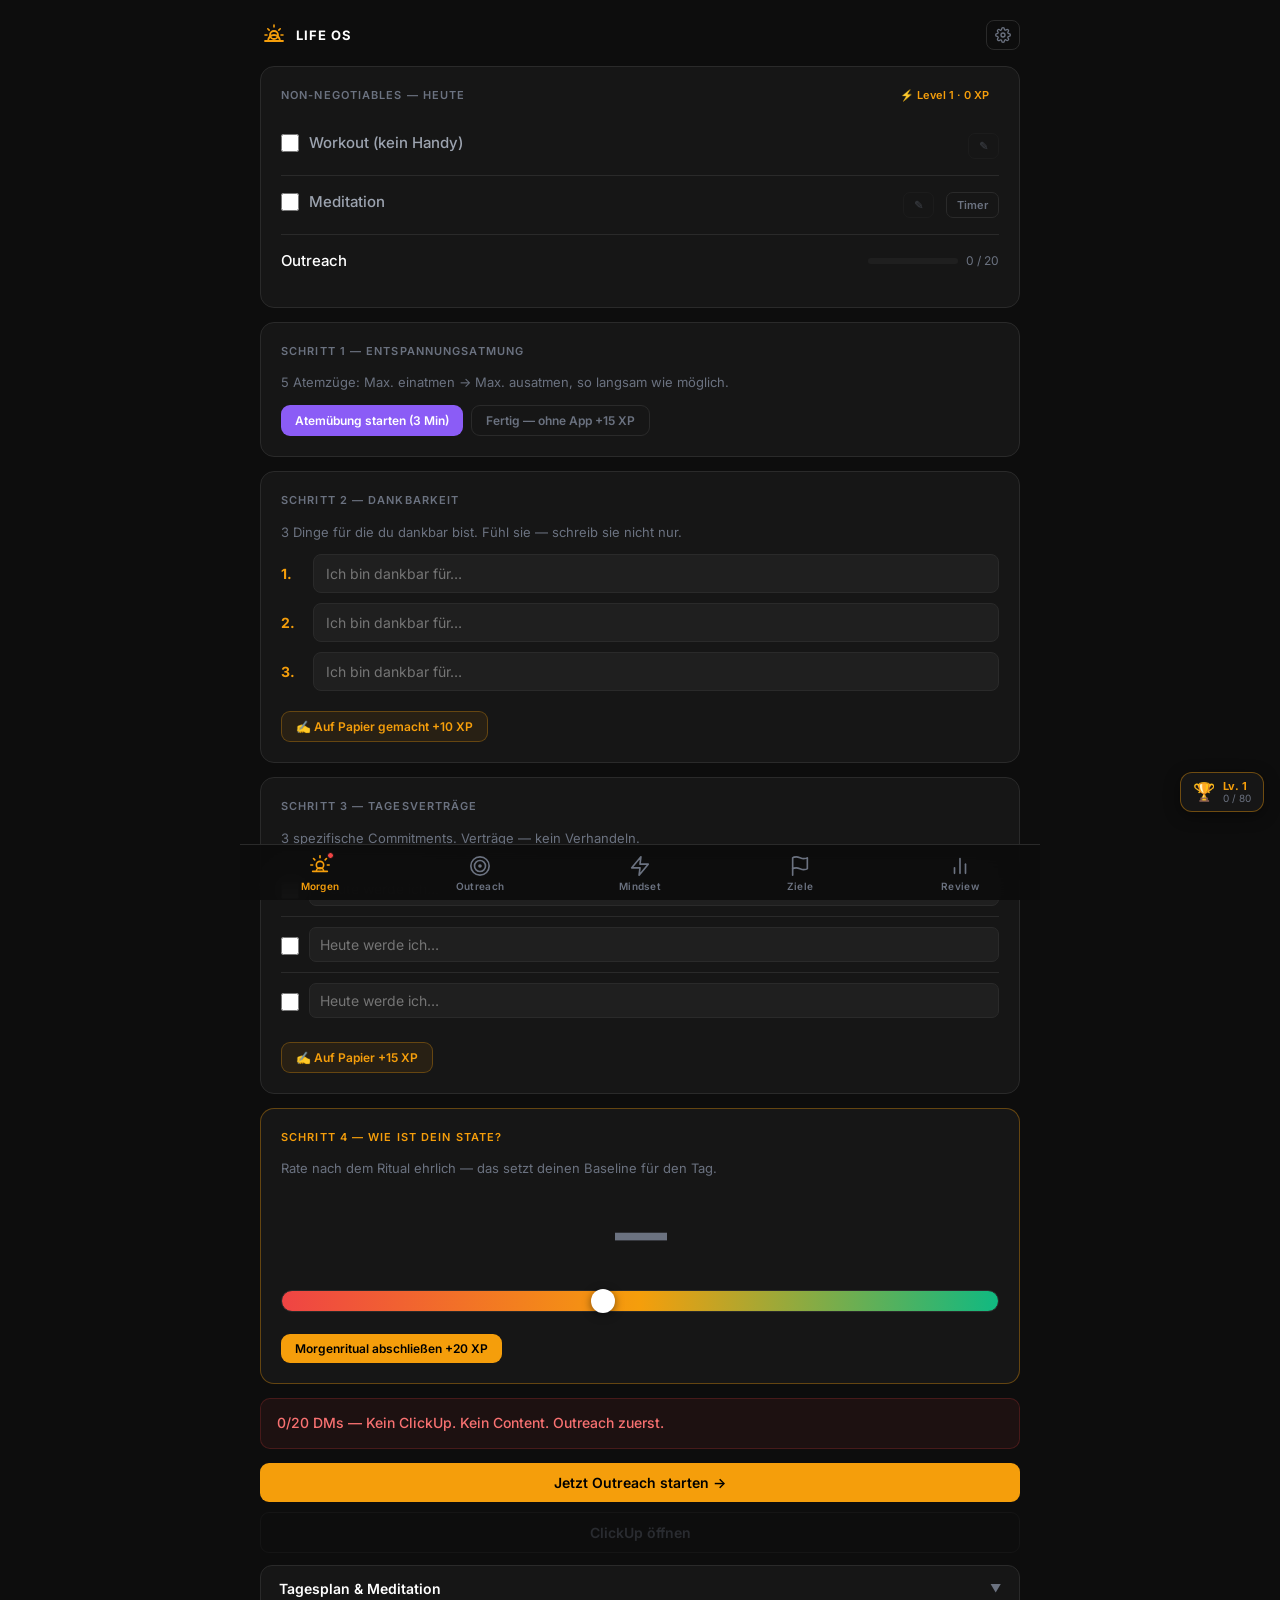
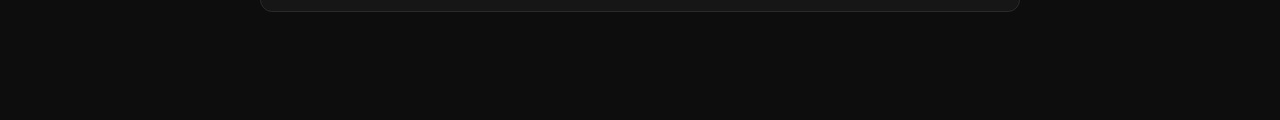
<file: index.html>
<!DOCTYPE html>
<html lang="de">
<head>
<meta charset="UTF-8">
<meta name="viewport" content="width=device-width, initial-scale=1.0, maximum-scale=1.0, user-scalable=no">
<title>Life OS</title>
<link href="https://fonts.googleapis.com/css2?family=Inter:wght@300;400;500;600;700;800&display=swap" rel="stylesheet">
<link rel="stylesheet" href="styles.css">
<link rel="manifest" href="manifest.json">
<link rel="apple-touch-icon" href="icons/icon-192.png">
<meta name="theme-color" content="#0d0d0d">
<meta name="mobile-web-app-capable" content="yes">
<meta name="apple-mobile-web-app-capable" content="yes">
<meta name="apple-mobile-web-app-status-bar-style" content="black-translucent">
<meta name="apple-mobile-web-app-title" content="Life OS">

</head>
<body>
<div class="app">
  <div class="hdr">
    <div class="hdr-logo">
      <svg class="hdr-icon" viewBox="0 0 28 28" fill="none" xmlns="http://www.w3.org/2000/svg">
        <rect width="28" height="28" rx="7" fill="#0d0d0d"/>
        <path d="M14 4L14 6M7 14H5M23 14H21M9.17 9.17L7.76 7.76M18.83 9.17L20.24 7.76" stroke="#f59e0b" stroke-width="1.6" stroke-linecap="round"/>
        <circle cx="14" cy="14" r="4" stroke="#f59e0b" stroke-width="1.8"/>
        <path d="M5 20h18M8 20a6 6 0 0 1 12 0" stroke="#f59e0b" stroke-width="1.8" stroke-linecap="round"/>
      </svg>
      <span class="hdr-title">Life OS</span>
    </div>
    <div class="hdr-right">
      <button class="hdr-settings-btn" onclick="openSettings()" title="Einstellungen">
        <svg viewBox="0 0 24 24"><path d="M12 15a3 3 0 1 0 0-6 3 3 0 0 0 0 6z"/><path d="M19.4 15a1.65 1.65 0 0 0 .33 1.82l.06.06a2 2 0 0 1-2.83 2.83l-.06-.06a1.65 1.65 0 0 0-1.82-.33 1.65 1.65 0 0 0-1 1.51V21a2 2 0 0 1-4 0v-.09A1.65 1.65 0 0 0 9 19.4a1.65 1.65 0 0 0-1.82.33l-.06.06a2 2 0 0 1-2.83-2.83l.06-.06A1.65 1.65 0 0 0 4.68 15a1.65 1.65 0 0 0-1.51-1H3a2 2 0 0 1 0-4h.09A1.65 1.65 0 0 0 4.6 9a1.65 1.65 0 0 0-.33-1.82l-.06-.06a2 2 0 0 1 2.83-2.83l.06.06A1.65 1.65 0 0 0 9 4.68a1.65 1.65 0 0 0 1-1.51V3a2 2 0 0 1 4 0v.09a1.65 1.65 0 0 0 1 1.51 1.65 1.65 0 0 0 1.82-.33l.06-.06a2 2 0 0 1 2.83 2.83l-.06.06A1.65 1.65 0 0 0 19.4 9a1.65 1.65 0 0 0 1.51 1H21a2 2 0 0 1 0 4h-.09a1.65 1.65 0 0 0-1.51 1z"/></svg>
      </button>
    </div>
  </div>

  <!-- ── BOTTOM NAVIGATION ── -->
  <nav class="bottom-nav">
    <button class="nav-item active" data-tab="start" onclick="switchTab('start')">
      <svg class="nav-icon" viewBox="0 0 24 24"><path d="M12 2v2M4.93 4.93l1.41 1.41M2 12h2M20 12h2M17.66 6.34l1.41-1.41"/><circle cx="12" cy="12" r="4"/><path d="M4 19h16M8 19a4 4 0 0 1 8 0"/></svg>
      <span class="nav-label">Morgen</span>
      <span class="nav-dot" id="nav-dot-start"></span>
    </button>
    <button class="nav-item" data-tab="outreach" onclick="switchTab('outreach')">
      <svg class="nav-icon" viewBox="0 0 24 24"><circle cx="12" cy="12" r="10"/><circle cx="12" cy="12" r="6"/><circle cx="12" cy="12" r="2" fill="currentColor" stroke="none"/></svg>
      <span class="nav-label">Outreach</span>
      <span class="nav-dot" id="nav-dot-outreach"></span>
    </button>
    <button class="nav-item" data-tab="mindset" onclick="switchTab('mindset')">
      <svg class="nav-icon" viewBox="0 0 24 24"><path d="M13 2L3 14h9l-1 8 10-12h-9l1-8z"/></svg>
      <span class="nav-label">Mindset</span>
    </button>
    <button class="nav-item" data-tab="ziele" onclick="switchTab('ziele')">
      <svg class="nav-icon" viewBox="0 0 24 24"><path d="M4 15s1-1 4-1 5 2 8 2 4-1 4-1V3s-1 1-4 1-5-2-8-2-4 1-4 1z"/><line x1="4" y1="22" x2="4" y2="15"/></svg>
      <span class="nav-label">Ziele</span>
    </button>
    <button class="nav-item" data-tab="review" onclick="switchTab('review')">
      <svg class="nav-icon" viewBox="0 0 24 24"><line x1="18" y1="20" x2="18" y2="10"/><line x1="12" y1="20" x2="12" y2="4"/><line x1="6" y1="20" x2="6" y2="14"/></svg>
      <span class="nav-label">Review</span>
    </button>
  </nav>

  <!-- ===== MORGEN (Start) ===== -->
  <div id="tab-start" class="tab-panel active">

    <!-- Critical Priority Alert -->
    <div id="critical-priority-card" class="card" style="display:none;margin-bottom:14px;border-color:rgba(245,158,11,.5);background:rgba(245,158,11,.05)"></div>

    <div class="card" style="margin-bottom:14px">
      <div style="display:flex;justify-content:space-between;align-items:center;margin-bottom:12px">
        <div class="card-label" style="margin-bottom:0">Non-Negotiables — heute</div>
        <div style="display:flex;align-items:center;gap:10px">
          <span id="nn-xp-display" style="font-size:11px;font-weight:600;color:var(--amber)"></span>
          <span id="nn-streak-badge" style="font-size:12px;font-weight:600;color:var(--muted)"></span>
        </div>
      </div>

      <div class="nn-item" id="nn-item-workout">
        <label class="nn-check-row" for="nn-workout">
          <input type="checkbox" id="nn-workout" onchange="saveNonNeg('workout',this.checked)">
          <span class="nn-label-text" id="nn-label-workout">Workout (kein Handy)</span>
        </label>
        <button class="btn btn-ghost btn-xs nn-edit-btn" onclick="editNNLabel('workout')" title="Label bearbeiten">✎</button>
      </div>

      <div class="nn-item" id="nn-item-meditation">
        <label class="nn-check-row" for="nn-meditation">
          <input type="checkbox" id="nn-meditation" onchange="saveNonNeg('meditation',this.checked)">
          <span class="nn-label-text" id="nn-label-meditation">Meditation</span>
        </label>
        <button class="btn btn-ghost btn-xs nn-edit-btn" onclick="editNNLabel('meditation')" title="Label bearbeiten">✎</button>
        <button class="btn btn-ghost btn-xs" style="flex-shrink:0" onclick="startMeditationTimer(10)">Timer</button>
      </div>

      <div class="nn-item" id="nn-item-outreach">
        <span class="nn-label-text">Outreach</span>
        <div class="nn-prog-wrap">
          <div class="nn-prog-bar"><div id="nn-prog-fill" class="nn-prog-fill" style="width:0%"></div></div>
          <span id="nn-prog-text" class="nn-prog-text">0 / 20</span>
        </div>
      </div>
    </div>

    <div class="card" style="margin-bottom:14px">
      <div class="card-label">Schritt 1 — Entspannungsatmung</div>
      <div style="font-size:13px;color:var(--muted);margin-bottom:12px">5 Atemzüge: Max. einatmen → Max. ausatmen, so langsam wie möglich.</div>
      <div style="display:flex;gap:8px;flex-wrap:wrap">
        <button class="btn btn-purple btn-sm" id="btn-breathing-start" onclick="startMeditationTimer(3)">Atemübung starten (3 Min)</button>
        <button class="btn btn-ghost btn-sm" id="btn-breathing-without" onclick="breathingDoneWithout()">Fertig — ohne App +15 XP</button>
      </div>
    </div>

    <div class="card" style="margin-bottom:14px">
      <div class="card-label">Schritt 2 — Dankbarkeit</div>
      <div style="font-size:13px;color:var(--muted);margin-bottom:12px">3 Dinge für die du dankbar bist. Fühl sie — schreib sie nicht nur.</div>
      <div id="gratitude-inputs" class="morning-inputs">
        <div class="gratitude-item"><span class="gratitude-num">1.</span><input type="text" id="grat-1" placeholder="Ich bin dankbar für…" oninput="saveMorningGratitudes()"></div>
        <div class="gratitude-item"><span class="gratitude-num">2.</span><input type="text" id="grat-2" placeholder="Ich bin dankbar für…" oninput="saveMorningGratitudes()"></div>
        <div class="gratitude-item"><span class="gratitude-num">3.</span><input type="text" id="grat-3" placeholder="Ich bin dankbar für…" oninput="saveMorningGratitudes()"></div>
      </div>
      <div class="paper-done-row" style="margin-top:10px">
        <button class="btn btn-paper btn-sm" id="paper-done-gratitude" onclick="doneOnPaper('gratitude')">✍️ Auf Papier gemacht +10 XP</button>
      </div>
    </div>

    <div class="card" style="margin-bottom:14px">
      <div class="card-label">Schritt 3 — Tagesverträge</div>
      <div style="font-size:13px;color:var(--muted);margin-bottom:12px">3 spezifische Commitments. Verträge — kein Verhandeln.</div>
      <div id="contracts-inputs" class="morning-inputs">
        <div class="contract-item"><input type="checkbox" class="contract-cb" id="contract-cb-0" onchange="saveMorningContracts()"><input type="text" class="contract-text-input" id="contract-0" placeholder="Heute werde ich…" oninput="saveMorningContracts()"></div>
        <div class="contract-item"><input type="checkbox" class="contract-cb" id="contract-cb-1" onchange="saveMorningContracts()"><input type="text" class="contract-text-input" id="contract-1" placeholder="Heute werde ich…" oninput="saveMorningContracts()"></div>
        <div class="contract-item"><input type="checkbox" class="contract-cb" id="contract-cb-2" onchange="saveMorningContracts()"><input type="text" class="contract-text-input" id="contract-2" placeholder="Heute werde ich…" oninput="saveMorningContracts()"></div>
      </div>
      <div style="margin-top:14px">
        <button class="btn btn-paper btn-sm" id="paper-done-contracts" onclick="doneOnPaper('contracts')">✍️ Auf Papier +15 XP</button>
      </div>
    </div>

    <div class="card" style="border-color:rgba(245,158,11,.35);margin-bottom:14px">
      <div class="card-label" style="color:var(--amber)">Schritt 4 — Wie ist dein State?</div>
      <div style="font-size:13px;color:var(--muted);margin-bottom:12px">Rate nach dem Ritual ehrlich — das setzt deinen Baseline für den Tag.</div>
      <div class="state-num-display" id="morning-state-num" style="color:var(--muted)">—</div>
      <input type="range" class="state-slider" id="morning-state-slider" min="1" max="10" value="5"
             oninput="saveMorningState(parseInt(this.value))">
      <div class="state-warning" id="morning-state-warning">State unter 8 — nutze die Mindset Sequenz vor dem Outreach.</div>
      <button class="btn btn-amber btn-sm" style="margin-top:14px" onclick="completeMorningRitual()">Morgenritual abschließen +20 XP</button>
    </div>

    <div id="start-banner" class="start-banner start-banner-notdone">0/20 DMs — Kein ClickUp. Kein Content. Outreach zuerst.</div>

    <button id="outreach-btn" class="btn btn-amber btn-full" style="margin-bottom:10px" onclick="switchTab('outreach')">Jetzt Outreach starten →</button>
    <button id="clickup-btn" class="btn btn-ghost btn-full locked" onclick="openClickUp()">ClickUp öffnen</button>

    <!-- ── COLLAPSIBLE TAGESPLAN ── -->
    <button class="tagesplan-toggle" id="tagesplan-toggle" onclick="toggleTagesplan()">
      <span>Tagesplan &amp; Meditation</span>
      <span class="tagesplan-toggle-icon">▼</span>
    </button>
    <div class="tagesplan-section" id="tagesplan-section">
      <div class="med-card" style="margin-top:8px">
        <div class="med-card-lbl">Meditation</div>
        <div class="med-card-title">Box Breathing</div>
        <div class="med-card-sub">4 Sek. einatmen · 4 halten · 4 ausatmen · 4 halten</div>
        <div class="med-row">
          <select id="med-duration" style="width:auto;padding:8px 12px;font-size:13px">
            <option value="5">5 Min</option>
            <option value="10" selected>10 Min</option>
            <option value="15">15 Min</option>
            <option value="20">20 Min</option>
          </select>
          <button class="btn btn-purple btn-sm" onclick="startMeditationFromSelect()">Jetzt meditieren</button>
        </div>
        <div id="med-done-msg" class="med-done-msg">✓ Meditation abgeschlossen — als erledigt markiert.</div>
      </div>

      <div class="card">
        <div class="card-label">Dein Tagesplan</div>
        <div id="tl-wrap" class="tl-wrap"></div>
      </div>
    </div>

  </div>

  <!-- ===== OUTREACH (Pipeline + DMs + Sales Call) ===== -->
  <div id="tab-outreach" class="tab-panel">

    <!-- Outreach State Banner -->
    <div id="outreach-state-banner" class="outreach-state-banner banner-warn" style="display:flex;align-items:center;justify-content:space-between;gap:10px;padding:10px 14px;border-radius:10px;margin-bottom:12px;font-size:13px;background:rgba(245,158,11,.1);border:1px solid rgba(245,158,11,.3);color:var(--text)">
      <span>State-Check laden…</span>
    </div>

    <!-- Sub Navigation -->
    <div class="sub-nav">
      <button class="sub-btn active" data-sub="pipeline" onclick="switchSubNav('pipeline')">Pipeline</button>
      <button class="sub-btn" data-sub="dms" onclick="switchSubNav('dms')">DMs</button>
      <button class="sub-btn" data-sub="sales" onclick="switchSubNav('sales')">Sales Call</button>
    </div>

    <!-- Pipeline Sub-Panel -->
    <div id="sub-pipeline" class="sub-panel active">

      <div class="mission-card" id="mission-view">
        <button class="mc-edit-btn" onclick="toggleMissionEdit()" title="Bearbeiten">✎</button>
        <div class="mc-tag">Dein Ziel</div>
        <div class="mc-goal empty" id="mc-goal">Ziel setzen → tippe auf ✎</div>
        <div class="mc-deadline" id="mc-deadline"></div>
        <div class="mc-consequence" id="mc-consequence" style="display:none"></div>
        <div class="mc-bottom">
          <div class="mc-count-wrap"><span class="mc-count" id="mc-sent">0</span><span style="font-size:12px;color:var(--muted)"> / <span id="mc-target">20</span> heute</span></div>
          <div style="display:flex;flex-direction:column;align-items:flex-end;gap:6px">
            <div class="mc-streak zero" id="mc-streak">Streak starten</div>
            <div class="lvl-badge" id="mc-level" style="display:none"></div>
          </div>
        </div>
      </div>

      <div class="card" id="mission-edit" style="display:none">
        <div class="card-label">Ziel bearbeiten</div>
        <div class="fg"><label>Ziel</label><input type="text" id="me-goal" placeholder="z.B. Erster paying client"></div>
        <div class="fg"><label>Deadline</label><input type="date" id="me-deadline"></div>
        <div class="fg"><label>Was passiert, wenn nicht?</label><textarea id="me-consequence" placeholder="Sei ehrlich mit dir selbst." rows="2" style="min-height:60px"></textarea></div>
        <div class="fg"><label>Tages-Ziel (DMs)</label><input type="number" id="me-target" min="1" max="200" value="20"></div>
        <div style="display:flex;gap:8px">
          <button class="btn btn-primary" onclick="saveMissionEdit()">Speichern</button>
          <button class="btn btn-ghost btn-sm" onclick="toggleMissionEdit()">Abbrechen</button>
        </div>
      </div>

      <details class="mein-warum-details" style="margin-bottom:12px">
        <summary class="mein-warum-summary">Mein Warum — Konsequenzen ▸</summary>
        <div class="dual-csq-grid" style="margin-top:12px">
          <div class="csq-card csq-card-green">
            <div class="csq-card-lbl csq-card-lbl-green">Wenn ich es mache:</div>
            <div id="csq-do-wrap"><ul class="csq-list" id="csq-do-list"></ul></div>
            <textarea id="ta-do" class="csq-ta" style="display:none" onclick="event.stopPropagation()"></textarea>
            <button class="csq-edit-inline-btn" onclick="editReasonList('do')" title="Bearbeiten">✎</button>
          </div>
          <div class="csq-card csq-card-red">
            <div class="csq-card-lbl csq-card-lbl-red">Wenn ich es nicht mache:</div>
            <div id="csq-dont-wrap"><ul class="csq-list" id="csq-dont-list"></ul></div>
            <textarea id="ta-dont" class="csq-ta" style="display:none" onclick="event.stopPropagation()"></textarea>
            <button class="csq-edit-inline-btn" onclick="editReasonList('dont')" title="Bearbeiten">✎</button>
          </div>
        </div>
      </details>

      <div style="margin-bottom:10px">
        <input type="search" id="prospect-search" class="prospect-search" placeholder="🔍 Prospect suchen…" oninput="renderPipeline()">
      </div>

      <div class="stage-filter" id="stage-filter">
        <button class="sf-pill active" data-filter="all" onclick="setFilter('all')">Alle <span class="sf-count" id="ct-all">0</span></button>
        <button class="sf-pill" data-filter="dm_sent" onclick="setFilter('dm_sent')">DM <span class="sf-count" id="ct-dm_sent">0</span></button>
        <button class="sf-pill" data-filter="aktion" onclick="setFilter('aktion')">Aktion <span class="sf-count" id="ct-aktion">0</span></button>
        <button class="sf-pill" data-filter="loom" onclick="setFilter('loom')">Loom <span class="sf-count" id="ct-loom">0</span></button>
        <button class="sf-pill" data-filter="loom_sent" onclick="setFilter('loom_sent')">Loom ✓ <span class="sf-count" id="ct-loom_sent">0</span></button>
        <button class="sf-pill" data-filter="call_booked" onclick="setFilter('call_booked')">Call <span class="sf-count" id="ct-call_booked">0</span></button>
        <button class="sf-pill" data-filter="won" onclick="setFilter('won')">Won <span class="sf-count" id="ct-won">0</span></button>
        <button class="sf-pill" data-filter="lost" onclick="setFilter('lost')">Lost <span class="sf-count" id="ct-lost">0</span></button>
        <button class="sf-pill" data-filter="unqualified" onclick="setFilter('unqualified')">Nicht qual. <span class="sf-count" id="ct-unqualified">0</span></button>
      </div>

      <button class="btn btn-primary btn-full" style="margin-bottom:12px" onclick="toggleAddForm()">+ Prospect hinzufügen</button>

      <div class="card" id="add-form" style="display:none">
        <div class="card-label">Neuer Prospect</div>
        <div class="fg"><label>Vorname *</label><input type="text" id="ap-name" placeholder="z.B. Sarah"></div>
        <div class="fg"><label>Was macht er/sie?</label>
          <select id="ap-type">
            <option value="">Wählen…</option>
            <option value="coach">Coach</option>
            <option value="speaker">Speaker</option>
            <option value="consultant">Consultant / Berater</option>
            <option value="course">Course Creator</option>
          </select>
        </div>
        <div class="fg"><label>Phase</label>
          <select id="ap-stage">
            <option value="dm_sent">DM Gesendet</option>
            <option value="loom">Loom</option>
            <option value="call_booked">Call Gebucht</option>
          </select>
        </div>
        <div class="fg"><label>Notizen (optional)</label><textarea id="ap-notes" placeholder="Was habe ich an ihrem Profil gesehen? Was war der Hook?" rows="2" style="min-height:60px"></textarea></div>
        <div class="fg"><label>Link (optional)</label><input type="url" id="ap-link" placeholder="https://instagram.com/…"></div>
        <div style="display:flex;gap:8px">
          <button class="btn btn-primary" onclick="submitAddProspect()">Hinzufügen</button>
          <button class="btn btn-ghost btn-sm" onclick="toggleAddForm()">Abbrechen</button>
        </div>
      </div>

      <div id="prospect-list"></div>

      <div class="card" style="margin-top:4px">
        <div style="display:flex;justify-content:space-between;align-items:center">
          <div>
            <div style="font-weight:600;font-size:14px;margin-bottom:3px">Tagesstand teilen</div>
            <div style="font-size:13px;color:var(--muted)">Summary für deinen Accountability-Partner</div>
          </div>
          <button class="btn btn-secondary btn-sm" onclick="shareAccountability()">Teilen</button>
        </div>
        <span id="acc-ok" class="copy-ok" style="display:block;margin-top:8px">Kopiert!</span>
      </div>

    </div><!-- /sub-pipeline -->

    <!-- DMs Sub-Panel -->
    <div id="sub-dms" class="sub-panel">
      <div class="sec-h">DM senden</div>
      <div class="sec-sub">Kategorie wählen, Template auswählen, Name eingeben, kopieren.</div>
      <div class="stage-filter" id="dm-cat-filter">
        <button class="sf-pill active" data-cat="all" onclick="setDMCategory('all')">Alle</button>
        <button class="sf-pill" data-cat="Kalt-Outreach IG" onclick="setDMCategory('Kalt-Outreach IG')">Kalt IG</button>
        <button class="sf-pill" data-cat="Kalt-Outreach LinkedIn" onclick="setDMCategory('Kalt-Outreach LinkedIn')">Kalt LI</button>
        <button class="sf-pill" data-cat="Follow-up" onclick="setDMCategory('Follow-up')">Follow-up</button>
        <button class="sf-pill" data-cat="Loom Ankündigung" onclick="setDMCategory('Loom Ankündigung')">Loom</button>
        <button class="sf-pill" data-cat="Voice Message" onclick="setDMCategory('Voice Message')">Voice</button>
        <button class="sf-pill" data-cat="Holistic / Spirituell" onclick="setDMCategory('Holistic / Spirituell')">Holistic</button>
        <button class="sf-pill" data-cat="Podcast / Creator" onclick="setDMCategory('Podcast / Creator')">Creator</button>
      </div>

      <div class="card">
        <div class="fg">
          <label>Template</label>
          <select id="dm-pick" onchange="updateDMPreview()">
            <option value="">Wählen…</option>
          </select>
        </div>
        <div class="fg">
          <label>Name des Prospects</label>
          <input type="text" id="dm-name" placeholder="z.B. Sarah" oninput="updateDMPreview()">
        </div>
        <div class="dm-preview-box empty" id="dm-preview">Wähle ein Template und gib einen Namen ein.</div>
        <div style="display:flex;gap:8px;align-items:center;flex-wrap:wrap">
          <button class="btn btn-primary btn-sm" onclick="copyDM()">Kopieren</button>
          <button class="btn btn-secondary btn-sm" onclick="dmToPipeline()">+ In Pipeline</button>
          <span id="dm-ok" class="copy-ok">Kopiert!</span>
        </div>
      </div>

      <div style="display:flex;justify-content:space-between;align-items:center;margin-bottom:12px">
        <div>
          <div class="sec-h" style="margin-bottom:0">Deine Templates</div>
          <div style="font-size:13px;color:var(--muted);margin-top:2px">Benutze {name} als Platzhalter für den Vornamen.</div>
        </div>
        <div style="display:flex;gap:6px;flex-shrink:0">
          <button class="btn btn-ghost btn-sm" onclick="addTemplate()">+ Neu</button>
          <button class="btn btn-ghost btn-xs" onclick="resetTemplates()" style="color:var(--muted)">Reset</button>
        </div>
      </div>
      <div id="template-list"></div>
    </div><!-- /sub-dms -->

    <!-- Sales Call Sub-Panel -->
    <div id="sub-sales" class="sub-panel">
      <div class="conf-anchor">
        <div class="ca-lbl">Dein Anker — immer sichtbar</div>
        <div class="ca-text">Du hilfst Coaches, auf Instagram Kunden zu gewinnen — done for you. €6.000 für 90 Tage. Das ist fair für das Ergebnis, das du lieferst.</div>
      </div>

      <div class="sec-h">Sales Call Playbook</div>
      <div class="sec-sub">Tippe auf einen Abschnitt, um ihn zu öffnen.</div>

      <div class="acc-item">
        <button class="acc-trigger" onclick="toggleAcc(this)"><span>1 · Einstieg &amp; Frame setzen</span><span class="acc-arrow">▼</span></button>
        <div class="acc-content">
          <div class="script-block"><div class="script-lbl">Exakte Eröffnung</div>"Hey [Name], schön dass wir uns kurz Zeit nehmen. Ich mache das direkt: Ich möchte verstehen, wo du gerade stehst, was du aufbauen willst — und dann entscheiden wir gemeinsam, ob das, was ich tue, für dich passt. Kein Druck in keine Richtung. Alles gut?"</div>
          <div style="font-size:13px;color:var(--muted);margin-top:10px">Warum es funktioniert: Du setzt den Frame sofort. Kein Verkaufsdruck — du gibst ihnen Kontrolle und baust gleichzeitig Vertrauen auf.</div>
        </div>
      </div>
      <div class="acc-item">
        <button class="acc-trigger" onclick="toggleAcc(this)"><span>2 · Discovery</span><span class="acc-arrow">▼</span></button>
        <div class="acc-content">
          <ul class="q-list">
            <li>"Wie lange bist du schon auf Instagram aktiv, und was hast du bisher versucht, um Kunden darüber zu gewinnen?"</li>
            <li>"Wie sieht dein Profil gerade aus — bist du ehrlich gesagt zufrieden mit dem, was es dir bringt?"</li>
            <li>"Wie gewinnst du im Moment neue Kunden — hauptsächlich Empfehlungen, Ads, oder organisch?"</li>
            <li>"Was macht dir dabei am meisten Kopfschmerzen?"</li>
          </ul>
        </div>
      </div>
      <div class="acc-item">
        <button class="acc-trigger" onclick="toggleAcc(this)"><span>3 · Problem vertiefen</span><span class="acc-arrow">▼</span></button>
        <div class="acc-content">
          <ul class="q-list">
            <li>"Was passiert in deinem Business, wenn sich das in den nächsten 12 Monaten nicht ändert?"</li>
            <li>"Was kostet dich das konkret — Zeit, Energie, Geld — dass du das noch nicht gelöst hast?"</li>
            <li>"Wenn Instagram morgen perfekt funktionieren würde: Wie viele neue Kunden pro Monat wärst du dir sicher?"</li>
          </ul>
          <div style="font-size:13px;color:var(--muted);margin-top:12px"><strong style="color:var(--text)">Hör aktiv zu.</strong> Reflektiere zurück: "Also wenn ich das richtig verstehe…"</div>
        </div>
      </div>
      <div class="acc-item">
        <button class="acc-trigger" onclick="toggleAcc(this)"><span>4 · Vision</span><span class="acc-arrow">▼</span></button>
        <div class="acc-content">
          <ul class="q-list">
            <li>"Wo willst du in 90 Tagen mit deinem Instagram stehen? Was wäre ein Ergebnis, das du wirklich als Erfolg bezeichnen würdest?"</li>
            <li>"Wie würde sich das auf dein Business auswirken, wenn das klappt?"</li>
          </ul>
          <div class="script-block"><div class="script-lbl">Bridging-Satz</div>"Das ist genau die Richtung, in die ich arbeite."</div>
        </div>
      </div>
      <div class="acc-item">
        <button class="acc-trigger" onclick="toggleAcc(this)"><span>5 · Bridge zum Angebot</span><span class="acc-arrow">▼</span></button>
        <div class="acc-content">
          <div class="script-block"><div class="script-lbl">Exakter Übergang</div>"Was ich höre ist: du hast ein starkes Angebot, du weißt wer deine Zielgruppe ist — aber Instagram läuft entweder nicht oder kostet dich zu viel Zeit und Energie. Genau das ist das Problem, das ich löse. Darf ich dir kurz erklären, wie das aussieht?"</div>
        </div>
      </div>
      <div class="acc-item">
        <button class="acc-trigger" onclick="toggleAcc(this)"><span>6 · Angebot präsentieren</span><span class="acc-arrow">▼</span></button>
        <div class="acc-content">
          <div class="script-block"><div class="script-lbl">Angebot — exakt so sagen</div>"Ich übernehme deinen kompletten Instagram-Auftritt für 90 Tage. Content-Strategie, Produktion, Captions, Posting-Plan, Community Management — alles. Du schickst mir einmal die Woche Material, der Rest läuft ohne dich.<br><br>Das Investment dafür ist €6.000 für 90 Tage."</div>
          <div class="amber-notice"><strong>Danach: Stille halten.</strong> Sag nichts mehr. Lass die Zahl im Raum stehen. Wer zuerst spricht, verliert den Frame.</div>
        </div>
      </div>
      <div class="acc-item">
        <button class="acc-trigger" onclick="toggleAcc(this)"><span>7 · Einwände behandeln</span><span class="acc-arrow">▼</span></button>
        <div class="acc-content">
          <div class="obj-card">
            <div class="obj-quote">"Das ist zu teuer / ich kann mir das nicht leisten"</div>
            <div class="obj-resp">"Ich verstehe das. Kurze Gegenfrage: Was kostet dich ein neuer Kunde bei dir? [Warten.] Wenn wir in 90 Tagen 2–3 Kunden über Instagram gewinnen, hat sich das bereits gerechnet. Die Frage ist nicht, ob du dir das leisten kannst — sondern ob du es dir leisten kannst, es nicht zu tun."</div>
            <div class="obj-fu">Falls sie nochmal pushen: "Was wäre für dich ein fairer Preis für ein fertiges Instagram-System, das Kunden bringt?" — und dann hören.</div>
          </div>
          <div class="obj-card">
            <div class="obj-quote">"Ich muss noch mal drüber nachdenken"</div>
            <div class="obj-resp">"Klar, alles gut. Was genau ist das, worüber du nachdenken möchtest? Ist es das Budget, der Zeitpunkt — oder bist du noch nicht sicher, ob das für dich funktioniert?"</div>
            <div class="obj-fu">Wenn konkret: löse den spezifischen Einwand. Wenn vage: "Wenn ich die wichtigste offene Frage jetzt beantworten könnte — was wäre das?"</div>
          </div>
          <div class="obj-card">
            <div class="obj-quote">"Ich habe schon jemanden"</div>
            <div class="obj-resp">"Okay, gut zu wissen. Was macht diese Person für dich konkret — und was bringt es dir bisher?"</div>
            <div class="obj-fu">Falls zufrieden: "Alles klar, dann passt das gerade nicht — falls sich das ändert, meld dich einfach." Kein Druck. Sauberer Abschluss.</div>
          </div>
          <div class="obj-card">
            <div class="obj-quote">"Ich habe gerade keine Zeit dafür"</div>
            <div class="obj-resp">"Das ist genau der Grund, warum das für dich Sinn macht. Du brauchst keine Zeit dafür. Von dir brauche ich einmal die Woche 20 Minuten für Material — der Rest läuft komplett ohne dich."</div>
            <div class="obj-fu">Stille halten. Falls weiter zögernd: "Was wäre der richtige Zeitpunkt für dich?"</div>
          </div>
          <div class="obj-card">
            <div class="obj-quote">"Kannst du das nicht günstiger machen?"</div>
            <div class="obj-resp">"Das ist nicht das Setup, in dem ich am besten arbeite. €6.000 für 90 Tage ist der Preis für ein vollständig gemanagtes System. Wenn ich den Preis reduziere, muss ich den Scope reduzieren — und dann bekommst du nicht das Ergebnis, über das wir gerade geredet haben."</div>
            <div class="obj-fu">Stille. Kein Apology. Kein Verhandeln. Du bist ein Profi, kein Discount-Service.</div>
          </div>
        </div>
      </div>
      <div class="acc-item">
        <button class="acc-trigger" onclick="toggleAcc(this)"><span>8 · Close</span><span class="acc-arrow">▼</span></button>
        <div class="acc-content">
          <div class="script-block"><div class="script-lbl">Closing-Fragen</div>"Was brauchst du noch, um eine Entscheidung zu treffen?"<br><br>— Pause —<br><br>"Wenn alles passt — wollen wir jetzt einen Start-Termin festlegen?"</div>
          <div style="font-size:13px;color:var(--muted);margin-top:12px">Kein "Also was denkst du?" — das gibt ihnen eine Tür raus. Frag direkt nach dem nächsten Schritt.</div>
        </div>
      </div>
    </div><!-- /sub-sales -->

  </div><!-- /tab-outreach -->

  <!-- ===== MINDSET ===== -->
  <div id="tab-mindset" class="tab-panel">

    <!-- Daily Wisdom Card -->
    <div id="daily-wisdom-card" class="card" style="margin-bottom:14px;border-color:rgba(139,92,246,.35);background:rgba(139,92,246,.05)"></div>

    <div class="goal-card">
      <div class="gc-tag">Dein Warum</div>
      <div class="gc-goal empty" id="gc-goal">Noch kein Ziel gesetzt — geh zum Outreach-Tab.</div>
      <div class="gc-consequence" id="gc-consequence"></div>
    </div>

    <div class="sec-h">Mindset Override</div>
    <div class="sec-sub">Läuft 60–90 Sekunden. Vor dem Outreach starten.</div>

    <div class="card">
      <div class="ms-wrap">
        <div id="ms-start" class="ms-start">
          <div class="ms-icon">⚡</div>
          <h2>Bereit für Outreach?</h2>
          <p>3 Karten. 90 Sekunden. Dann fängst du an.</p>
          <button class="btn btn-amber" onclick="startMindset()">Sequenz starten</button>
        </div>
        <div id="ms-cards" style="display:none;width:100%">
          <div class="ms-dots" id="ms-dots"></div>
          <div class="ms-card" id="ms-card">
            <div class="ms-card-num" id="ms-num"></div>
            <div class="ms-card-text" id="ms-text"></div>
            <div class="ms-actions">
              <button class="star-btn" id="star-btn" onclick="starCard()">★ Trifft zu</button>
              <button class="btn btn-secondary" onclick="nextCard()">Weiter →</button>
            </div>
          </div>
        </div>
        <div id="ms-done" class="ms-done">
          <div style="font-size:40px;margin-bottom:20px">🔥</div>
          <h2>Jetzt loslegen.</h2>
          <p>Kein besserer Zeitpunkt als dieser.</p>
          <button class="btn btn-primary" onclick="switchTab('outreach');resetMindset()">→ Outreach öffnen</button>
          <br><br>
          <button class="btn btn-ghost btn-sm" onclick="resetMindset()">Nochmal</button>
        </div>
      </div>
    </div>

    <div class="card">
      <div class="card-label">Deine Lieblings-Karten</div>
      <div id="starred-list"><div class="empty-state">Noch keine markiert. Nutze "Trifft zu" während der Sequenz.</div></div>
    </div>

    <div class="card" style="margin-top:16px">
      <div class="card-label" style="color:var(--purple)">Frequenz &amp; State — Kernlektionen</div>
      <div class="acc-item">
        <button class="acc-trigger" onclick="toggleAcc(this)"><span>Die universelle Lektion (Raphael Zenati)</span><span class="acc-arrow">▼</span></button>
        <div class="acc-content">
          <div class="script-block"><div class="script-lbl">Core Teaching</div>"Es ist kein strategisches Spiel. Es ist ein spirituelles Spiel der Selbstverbesserung."</div>
          <p style="margin-top:10px">Raphael Zenati — €500k–€1M/Monat — sprach 2 Tage. Keine einzige Strategie. Nur Frequenz, Vibration, State. External wins (Lamborghini, Rolex, 10k Zahlung) verändern den inneren State nicht. Alessandro hat das selbst bewiesen. Gesellschaft wurde konditioniert über Spiritualität zu lachen — genau das hält 99% arm.</p>
        </div>
      </div>
      <div class="acc-item">
        <button class="acc-trigger" onclick="toggleAcc(this)"><span>Selbstsabotage — 5 Ebenen des Warum</span><span class="acc-arrow">▼</span></button>
        <div class="acc-content">
          <p style="font-size:13px;color:var(--muted);margin-bottom:12px">Wenn du einen Tag verlierst, geh diese Ebenen durch:</p>
          <div style="border-left:3px solid var(--red);padding:10px 14px;margin-bottom:8px;background:var(--surface2);border-radius:0 8px 8px 0;font-size:13px;line-height:1.8">
            <div><strong>Oberfläche:</strong> "Ich habe heute nicht gearbeitet."</div>
            <div><strong>Ebene 1:</strong> Ich war müde.</div>
            <div><strong>Ebene 2:</strong> Ich glaube nicht, dass ich Fortschritt mache.</div>
            <div><strong>Ebene 3:</strong> Selbst wenn ich es tue, fühlt es sich nicht wie Fortschritt an.</div>
            <div><strong>Ebene 4:</strong> Ich glaube ich muss weiter sein.</div>
            <div style="margin-top:8px;color:var(--amber)"><strong>Wurzel: Ich operiere aus Mangel — ich fokussiere mich auf das was ich nicht habe.</strong></div>
          </div>
          <div style="font-size:13px;color:var(--green);padding:10px 14px;background:var(--green-dim);border-radius:8px"><strong>Heilung:</strong> Dankbarkeit für das was bereits existiert. Vergleich mit vor 12 Monaten. Das Loch ist nur da weil du glaubst es ist da.</div>
        </div>
      </div>
      <div class="acc-item">
        <button class="acc-trigger" onclick="toggleAcc(this)"><span>Ziel-Spezifität — der Kellner-Vergleich</span><span class="acc-arrow">▼</span></button>
        <div class="acc-content">
          <div style="background:var(--red-dim);border-radius:8px;padding:10px 14px;font-size:13px;margin-bottom:8px">"Mehr Geld verdienen" → Das Universum gibt dir €1 (technisch korrekt)</div>
          <div style="background:var(--green-dim);border-radius:8px;padding:10px 14px;font-size:13px">"Bis [exaktes Datum] bin ich dankbar für €[Betrag] durch [Nische] mit [Anzahl] Kunden über [Wie]"</div>
          <div style="font-size:13px;color:var(--muted);margin-top:10px">→ Nutze den <button class="btn btn-ghost btn-xs" onclick="switchTab('ziele')">Manifest-Tab</button> um dein Ziel präzise zu formulieren.</div>
        </div>
      </div>
      <div class="acc-item">
        <button class="acc-trigger" onclick="toggleAcc(this)"><span>Abend-Ritual — die heiligste Zeit</span><span class="acc-arrow">▼</span></button>
        <div class="acc-content">
          <p style="font-size:14px;margin-bottom:12px">Die letzten 10 Minuten vor dem Einschlafen = heiligste Zeit des Tages. Der rationale Verstand schaltet ab — das Unterbewusstsein ist voll empfänglich.</p>
          <div style="font-size:13px;color:var(--secondary);line-height:1.8">
            <strong style="color:var(--text)">1.</strong> Erzwinge Dankbarkeit — auch wenn sie sich nicht natürlich anfühlt. Fühl sie.<br>
            <strong style="color:var(--text)">2.</strong> Persönliche Affirmation Audio: Nimm 50 "Ich bin dankbar dass…" Sätze mit deiner eigenen Stimme auf. Füge 300–400hz Frequenz in CapCut hinzu. Spiel sie jede Nacht ab.<br>
            <strong style="color:var(--text)">3.</strong> Deine Stimme trägt deine DNA — sie resoniert mit deiner Seele stärker als jede andere Stimme.
          </div>
        </div>
      </div>
    </div>

    <div class="card" style="margin-top:16px">
      <div class="card-label">Sprach-Hygiene</div>
      <div style="font-size:13px;color:var(--muted);margin-bottom:14px">Jedes Wort manifestiert — bewusst oder nicht. Ersetze Schwäche-Sprache sofort in Echtzeit.</div>
      <div style="margin-bottom:8px"><span class="word-bad">Ich werde wahrscheinlich…</span><span class="word-arrow">→</span><span class="word-good">Ich mache…</span></div>
      <div style="margin-bottom:8px"><span class="word-bad">Eines Tages…</span><span class="word-arrow">→</span><span class="word-good">Bis [Datum]…</span></div>
      <div style="margin-bottom:8px"><span class="word-bad">Ich hoffe…</span><span class="word-arrow">→</span><span class="word-good">Ich bin dankbar dass…</span></div>
      <div style="margin-bottom:8px"><span class="word-bad">Ich versuche…</span><span class="word-arrow">→</span><span class="word-good">Ich tue…</span></div>
      <div><span class="word-bad">Irgendwann…</span><span class="word-arrow">→</span><span class="word-good">Ich [Aktion] am [Datum]</span></div>
    </div>

    <div class="card" style="margin-top:16px">
      <div style="display:flex;justify-content:space-between;align-items:center;margin-bottom:4px">
        <div class="card-label" style="margin-bottom:0">Deine Affirmationen</div>
        <span style="font-size:11px;color:var(--muted)">Format: "Ich bin dankbar dass…"</span>
      </div>
      <div id="aff-random" style="background:var(--purple-dim);border:1px solid rgba(139,92,246,.25);border-radius:10px;padding:14px 16px;font-size:15px;font-weight:500;font-style:italic;color:var(--text);margin-bottom:14px;display:none"></div>
      <div class="fg">
        <div style="display:flex;gap:8px">
          <input type="text" id="aff-input" placeholder="Ich bin dankbar dass ich…" onkeydown="if(event.key==='Enter')addAffirmation()" style="flex:1">
          <button class="btn btn-secondary btn-sm" onclick="addAffirmation()" style="flex-shrink:0">+</button>
        </div>
      </div>
      <div id="aff-list"><div class="empty-state">Noch keine Affirmationen. Füge deine erste hinzu.</div></div>
    </div>

    <div class="card" style="margin-top:16px">
      <div style="display:flex;align-items:center;justify-content:space-between;margin-bottom:12px">
        <div class="card-label" style="margin-bottom:0">State Check-In</div>
        <span style="font-size:11px;color:var(--muted)">2–3x täglich</span>
      </div>
      <div class="state-big-num" id="state-now-num" style="color:var(--muted)">7</div>
      <input type="range" class="state-slider" id="state-log-slider" min="1" max="10" value="7"
             oninput="updateStateNowDisplay(parseInt(this.value))">
      <div style="display:flex;justify-content:space-between;font-size:11px;color:var(--muted);margin-bottom:12px"><span>1 Keller</span><span>5 Okay</span><span>10 Gott-Modus</span></div>
      <div class="fg" style="margin-bottom:10px">
        <input type="text" id="state-log-note" placeholder="Was hat deinen State beeinflusst? (optional)">
      </div>
      <div id="state-log-tags" style="margin-bottom:12px;display:flex;flex-wrap:wrap;gap:4px">
        <span class="state-tag" data-tag="Musik" onclick="toggleStateTag(this)">Musik</span>
        <span class="state-tag" data-tag="Sport" onclick="toggleStateTag(this)">Sport</span>
        <span class="state-tag" data-tag="Essen" onclick="toggleStateTag(this)">Essen</span>
        <span class="state-tag" data-tag="Client Call" onclick="toggleStateTag(this)">Client Call</span>
        <span class="state-tag" data-tag="Outreach" onclick="toggleStateTag(this)">Outreach</span>
        <span class="state-tag" data-tag="Menschen" onclick="toggleStateTag(this)">Menschen</span>
        <span class="state-tag" data-tag="Schlecht geschlafen" onclick="toggleStateTag(this)">Schlechter Schlaf</span>
      </div>
      <button class="btn btn-primary btn-sm" onclick="saveStateEntry()">State loggen +5 XP</button>
    </div>

    <div class="card" style="margin-bottom:4px">
      <div style="display:flex;align-items:center;justify-content:space-between;margin-bottom:8px">
        <div class="card-label" style="margin-bottom:0">Letzte Einträge</div>
        <button class="btn btn-ghost btn-sm" style="font-size:11px" onclick="toggleStateHistory(this)">Verlauf anzeigen</button>
      </div>
      <div id="state-today-log"><div class="empty-state">Noch keine Einträge heute.</div></div>
      <div id="state-history-wrap" style="display:none;margin-top:12px;border-top:1px solid var(--border);padding-top:12px">
        <div style="font-size:11px;font-weight:700;letter-spacing:.08em;text-transform:uppercase;color:var(--muted);margin-bottom:8px">Alle Einträge</div>
        <div id="state-full-history"></div>
      </div>
    </div>
  </div>

  <!-- ===== ZIELE (MANIFEST) ===== -->
  <div id="tab-ziele" class="tab-panel">

    <div class="card" style="border-color:rgba(245,158,11,.35);margin-bottom:14px">
      <div class="card-label" style="color:var(--amber)">Dein 2026 Manifesto-Brief</div>
      <div style="font-size:13px;color:var(--muted);margin-bottom:12px">Es ist der 31. Dezember 2026. Schreib als wäre es bereits passiert. "Ich bin dankbar, dass…" — Lies ihn jeden Morgen.</div>
      <textarea class="manifesto-ta" id="manifesto-ta" placeholder="Es ist der 31. Dezember 2026. Ich blicke auf dieses Jahr zurück und bin tief dankbar. Ich bin dankbar, dass ich…" oninput="save(SK.manifesto,this.value)"></textarea>
      <button class="btn btn-amber btn-sm" style="margin-top:10px" onclick="saveManifesto()">Speichern +50 XP</button>
    </div>

    <div class="card" style="margin-bottom:14px">
      <div class="card-label">Spezifisches Ziel formulieren</div>
      <div style="font-size:13px;color:var(--muted);margin-bottom:14px">"Das Universum ist ein Kellner — vage Bestellungen ergeben vage Ergebnisse." Sprich präzise.</div>
      <div class="fg"><label>Outcome (was genau)</label><input type="text" id="gb-outcome" placeholder="z.B. Meine ersten 3 zahlenden Kunden"></div>
      <div style="display:grid;grid-template-columns:1fr 1fr;gap:10px">
        <div class="fg"><label>€ Betrag</label><input type="text" id="gb-amount" placeholder="z.B. 18000"></div>
        <div class="fg"><label>Datum</label><input type="date" id="gb-date"></div>
      </div>
      <div style="display:grid;grid-template-columns:1fr 1fr;gap:10px">
        <div class="fg"><label>Nische</label><input type="text" id="gb-niche" placeholder="z.B. Coaches"></div>
        <div class="fg"><label>Anzahl Kunden</label><input type="text" id="gb-count" placeholder="z.B. 3"></div>
      </div>
      <div class="fg"><label>Durch was (wie)</label><input type="text" id="gb-how" placeholder="z.B. konsequentes Outreach und Personal Brand"></div>
      <button class="btn btn-secondary btn-sm" onclick="buildGoal()">Ziel formulieren</button>
      <div class="goal-builder-output" id="goal-builder-output"></div>
    </div>

    <div class="goal-banner" id="zl-banner">
      <div class="goal-banner-tag">Primärziel</div>
      <div class="goal-banner-main empty" id="zl-main">Setze dein Ziel im Outreach-Tab → ✎</div>
      <div class="goal-banner-days" id="zl-days"></div>
      <div class="goal-banner-hint" style="margin-top:8px"><button class="btn btn-ghost btn-xs" onclick="editGoalFromZiele()">Ziel bearbeiten ✎</button></div>
      <div id="zl-xp-bar" class="xp-bar-wrap"></div>
    </div>

    <div class="card">
      <div style="display:flex;justify-content:space-between;align-items:center;margin-bottom:14px">
        <div style="display:flex;align-items:center;gap:8px;flex:1;min-width:0">
          <div class="card-label" style="margin-bottom:0">Achievements</div>
          <span id="ach-count-badge" class="ach-count-badge">0 / 0</span>
        </div>
        <button class="btn btn-ghost btn-xs" onclick="addMilestone()">+ Ziel</button>
      </div>
      <div id="milestone-list"><div class="empty-state" style="padding:12px 0">Lade Meilensteine…</div></div>
    </div>

    <div class="card">
      <div class="card-label">Wöchentliche Content-Ziele</div>

      <div class="cg-row">
        <span class="cg-platform">Instagram</span>
        <div class="cg-controls">
          <button class="btn btn-ghost btn-xs" onclick="adjustContent('ig',-1)">−</button>
          <span id="cg-ig" class="cg-num">0</span>
          <span class="cg-of">/ 7 Posts</span>
          <button class="btn btn-ghost btn-xs" onclick="adjustContent('ig',1)">+</button>
        </div>
      </div>
      <div class="cg-bar"><div id="cg-ig-bar" class="cg-fill cg-fill-accent" style="width:0%"></div></div>

      <div class="cg-row">
        <span class="cg-platform">YouTube</span>
        <div class="cg-controls">
          <button class="btn btn-ghost btn-xs" onclick="adjustContent('yt',-1)">−</button>
          <span id="cg-yt" class="cg-num">0</span>
          <span class="cg-of">/ 1 Video</span>
          <button class="btn btn-ghost btn-xs" onclick="adjustContent('yt',1)">+</button>
        </div>
      </div>
      <div class="cg-bar"><div id="cg-yt-bar" class="cg-fill cg-fill-green" style="width:0%"></div></div>

      <div class="cg-row">
        <span class="cg-platform">LinkedIn</span>
        <div class="cg-controls">
          <button class="btn btn-ghost btn-xs" onclick="adjustContent('li',-1)">−</button>
          <span id="cg-li" class="cg-num">0</span>
          <span class="cg-of">/ 5 Posts</span>
          <button class="btn btn-ghost btn-xs" onclick="adjustContent('li',1)">+</button>
        </div>
      </div>
      <div class="cg-bar" style="margin-bottom:4px"><div id="cg-li-bar" class="cg-fill cg-fill-teal" style="width:0%"></div></div>

      <div style="font-size:11px;color:var(--muted);margin-top:8px">Setzt sich jeden Montag zurück.</div>
    </div>

    <div class="acc-item">
      <button class="acc-trigger" onclick="toggleAcc(this)"><span>Wie du Ziele richtig definierst</span><span class="acc-arrow">▼</span></button>
      <div class="acc-content">
        <p style="font-size:13px;margin-bottom:14px">Ziele ohne Struktur sind Wünsche. Diese Hierarchie macht sie umsetzbar:</p>
        <div style="border-left:3px solid var(--amber);padding:10px 14px;margin-bottom:10px;background:var(--surface2);border-radius:0 8px 8px 0">
          <div style="font-size:11px;font-weight:700;letter-spacing:.08em;text-transform:uppercase;color:var(--amber);margin-bottom:4px">1 · Hauptziel — messbar, mit Deadline</div>
          <div style="font-size:13px;color:var(--secondary)">"Erster Kunde ≥ €3.000/Monat bis 31.05.2026" — nicht "mehr Geld verdienen". Wenn du es nicht messen kannst, ist es kein Ziel.</div>
        </div>
        <div style="border-left:3px solid var(--accent);padding:10px 14px;margin-bottom:10px;background:var(--surface2);border-radius:0 8px 8px 0">
          <div style="font-size:11px;font-weight:700;letter-spacing:.08em;text-transform:uppercase;color:var(--accent);margin-bottom:4px">2 · Meilensteine — sequenziell</div>
          <div style="font-size:13px;color:var(--secondary)">Jeder Meilenstein ist ein messbarer Zwischenschritt. 50 DMs → erster Reply → erster Call → Abschluss. Wenn du feststeckst, weißt du genau wo.</div>
        </div>
        <div style="border-left:3px solid var(--teal);padding:10px 14px;margin-bottom:10px;background:var(--surface2);border-radius:0 8px 8px 0">
          <div style="font-size:11px;font-weight:700;letter-spacing:.08em;text-transform:uppercase;color:var(--teal);margin-bottom:4px">3 · Wöchentliche Aktionen</div>
          <div style="font-size:13px;color:var(--secondary)">Was tust du jede Woche, egal wie die Stimmung ist? 100 DMs · 7 IG Posts · 1 YT Video · 5 LinkedIn Posts. Trage sie oben ein.</div>
        </div>
        <div style="border-left:3px solid var(--green);padding:10px 14px;background:var(--surface2);border-radius:0 8px 8px 0">
          <div style="font-size:11px;font-weight:700;letter-spacing:.08em;text-transform:uppercase;color:var(--green);margin-bottom:4px">4 · Tägliche Non-Negotiables</div>
          <div style="font-size:13px;color:var(--secondary)">Was passiert täglich, egal wie du dich fühlst: Workout · Meditation · 20 DMs. Kein Verhandeln. Kein "morgen".</div>
        </div>
      </div>
    </div>

    <div class="acc-item">
      <button class="acc-trigger" onclick="toggleAcc(this)"><span>ClickUp-Struktur einrichten</span><span class="acc-arrow">▼</span></button>
      <div class="acc-content">
        <p style="font-size:13px;color:var(--secondary);margin-bottom:14px">Space "Brand Marketing" → drei Listen. Kopiere diese Struktur direkt in ClickUp:</p>
        <div style="background:var(--surface2);border-radius:10px;padding:14px 16px;margin-bottom:10px">
          <div style="font-size:11px;font-weight:700;letter-spacing:.08em;text-transform:uppercase;color:var(--amber);margin-bottom:8px">Täglich — täglich wiederkehrend</div>
          <div style="font-size:13px;color:var(--secondary);line-height:2.1">
            ☐ Outreach: 20 DMs verschicken<br>
            ☐ LinkedIn Post veröffentlichen <span style="color:var(--muted)">(Mo–Fr)</span><br>
            ☐ 1 Instagram Story<br>
            ☐ Tagesreview: Was hat heute funktioniert? <span style="color:var(--muted)">(17:00 Uhr)</span>
          </div>
        </div>
        <div style="background:var(--surface2);border-radius:10px;padding:14px 16px;margin-bottom:10px">
          <div style="font-size:11px;font-weight:700;letter-spacing:.08em;text-transform:uppercase;color:var(--accent);margin-bottom:8px">Wöchentlich — fällig Sonntag, wöchentlich wiederkehrend</div>
          <div style="font-size:13px;color:var(--secondary);line-height:2.1">
            ☐ 7 Instagram Posts planen &amp; posten<br>
            ☐ 1 YouTube Video aufnehmen / veröffentlichen<br>
            ☐ Weekly Review durchführen<br>
            ☐ DM-Sequenz &amp; Templates reviewen
          </div>
        </div>
        <div style="background:var(--surface2);border-radius:10px;padding:14px 16px">
          <div style="font-size:11px;font-weight:700;letter-spacing:.08em;text-transform:uppercase;color:var(--green);margin-bottom:8px">Projekte &amp; Meilensteine — einmalig</div>
          <div style="font-size:13px;color:var(--secondary);line-height:2.1">
            ☐ ICP definieren <span style="color:var(--muted)">→ Subtask: 100 Pains + 100 Desires aufschreiben</span><br>
            ☐ DM-Sequenz finalisieren <span style="color:var(--muted)">→ Subtasks: Erstkontakt · Follow-up · Loom · Close</span><br>
            ☐ Loom-Template aufnehmen <span style="color:var(--muted)">→ Subtask: Profilaudit-Variante</span><br>
            ☐ Sales Deck erstellen <span style="color:var(--muted)">→ Subtasks: Slides, Preis-Frame, Einwände</span><br>
            ☐ Ersten Testimonial sammeln <span style="color:var(--muted)">→ nach Kunde #1</span>
          </div>
        </div>
        <div style="font-size:12px;color:var(--muted);margin-top:12px">Jeden Meilenstein als eigenes Task, Teilschritte als Subtasks — so siehst du deinen Fortschritt auf einen Blick.</div>
      </div>
    </div>

  </div>

  <!-- ===== REVIEW ===== -->
  <div id="tab-review" class="tab-panel">
    <div id="sat-banner" class="sat-banner">📋 Es ist Samstag — Zeit für dein Weekly Review. Mach's jetzt, solange es frisch ist.</div>
    <div class="sec-h">Weekly Review</div>
    <div class="sec-sub">Muster erkennen, nicht Scham erzeugen.</div>

    <div class="card" style="margin-bottom:16px">
      <div class="card-label">KPI-Verlauf</div>
      <div style="display:flex;gap:6px;margin-bottom:12px">
        <button class="btn btn-ghost btn-xs kpi-btn active" data-kpi="dms" onclick="renderKPIChart('dms')">DMs</button>
        <button class="btn btn-ghost btn-xs kpi-btn" data-kpi="state" onclick="renderKPIChart('state')">State</button>
        <button class="btn btn-ghost btn-xs kpi-btn" data-kpi="streak" onclick="renderKPIChart('streak')">Streak</button>
      </div>
      <div id="kpi-chart-wrap"><div class="empty-state" style="padding:8px 0;font-size:13px">Noch keine Daten.</div></div>
    </div>

    <div class="card" style="margin-bottom:16px">
      <div class="card-label">State-Verlauf</div>
      <div id="state-analytics-wrap"><div class="empty-state" style="padding:8px 0;font-size:13px">Noch keine State-Daten.</div></div>
    </div>

    <div class="card" style="margin-bottom:16px">
      <div class="card-label">Funnel</div>
      <div id="funnel-wrap"><div class="empty-state" style="padding:8px 0;font-size:13px">Noch keine Daten.</div></div>
    </div>

    <div class="stats-grid">
      <div class="stat-card"><div class="stat-num" id="week-sent">0</div><div class="stat-lbl">DMs diese Woche</div></div>
      <div class="stat-card"><div class="stat-num" id="week-streak">0</div><div class="stat-lbl">Aktueller Streak</div></div>
      <div class="stat-card"><div class="stat-num" id="week-total-dms" style="font-size:28px">0</div><div class="stat-lbl">DMs Gesamt</div></div>
      <div class="stat-card"><div class="stat-num" id="week-reply-rate" style="font-size:22px;color:var(--muted)">—</div><div class="stat-lbl">Reply Rate (letzte Woche)</div></div>
    </div>

    <div class="card" style="margin-bottom:16px">
      <div class="card-label">Pipeline Snapshot</div>
      <div id="rev-pipeline-snap"><div class="empty-state" style="padding:6px 0;font-size:13px">Noch keine Prospects.</div></div>
    </div>

    <div class="card">
      <div class="card-label">Diese Woche</div>
      <div class="fg"><label>Antworten erhalten</label><input type="number" id="r-replies" min="0" placeholder="0"></div>
      <div class="fg"><label>Calls gebucht</label><input type="number" id="r-calls" min="0" placeholder="0"></div>
      <div class="fg"><label>Ergebnis der Calls (kurz)</label><textarea id="r-outcomes" placeholder="z.B. 1 Call, nicht geschlossen wegen Preis. 1 Call nächste Woche."></textarea></div>
      <div class="fg"><label>Was hat diese Woche gut funktioniert?</label><textarea id="r-wins" placeholder="Was willst du nächste Woche wiederholen?" style="min-height:70px"></textarea></div>
      <div class="fg"><label>Was habe ich vermieden — und warum?</label><textarea id="r-avoid" placeholder="Sei ehrlich. Das ist für dich, nicht für jemand anderen." style="min-height:90px"></textarea></div>
      <button class="btn btn-primary btn-full" onclick="saveReview(this)">Review speichern</button>
    </div>
    <div class="card" id="proj-card" style="display:none">
      <div class="card-label">Hochrechnung</div>
      <div id="proj-text" style="font-size:14px;color:var(--secondary);line-height:1.7"></div>
    </div>
    <div class="card" style="margin-bottom:16px">
      <div class="card-label">Datensicherung</div>
      <div style="font-size:13px;color:var(--muted);margin-bottom:12px">Exportiere deine Daten als JSON-Datei — importiere sie auf jedem Gerät zurück.</div>
      <div style="display:flex;gap:8px;flex-wrap:wrap">
        <button class="btn btn-ghost btn-sm" onclick="exportData()">Export ↓</button>
        <label class="btn btn-ghost btn-sm" style="cursor:pointer">Import ↑<input type="file" accept=".json" style="display:none" onchange="importData(this)"></label>
      </div>
      <div id="import-ok" class="copy-ok" style="display:block;margin-top:8px"></div>
    </div>

    <div id="past-reviews"></div>
  </div>

</div><!-- /app -->

<!-- XP Toast -->
<div id="xp-toast" class="xp-toast"><div class="xp-toast-inner"><div class="xp-toast-icon" id="xp-toast-icon">⚡</div><div class="xp-toast-body"><div class="xp-toast-title" id="xp-toast-title"></div><div class="xp-toast-sub" id="xp-toast-sub"></div></div></div></div>

<!-- ===== MEDITATION OVERLAY ===== -->
<div id="med-overlay" class="med-overlay">
  <div class="med-phase-lbl" id="med-phase-lbl">Einatmen</div>
  <div class="med-circle-wrap">
    <svg class="med-svg" viewBox="0 0 210 210">
      <circle cx="105" cy="105" r="88" fill="none" stroke="rgba(139,92,246,.15)" stroke-width="7"/>
      <circle cx="105" cy="105" r="88" fill="none" stroke="#8b5cf6" stroke-width="7"
        stroke-dasharray="553" stroke-dashoffset="553" id="med-ring"
        stroke-linecap="round" transform="rotate(-90 105 105)" style="transition:stroke-dashoffset .8s linear"/>
    </svg>
    <div class="med-breath-wrap">
      <div id="med-breath" class="med-breath-inner"></div>
    </div>
    <div class="med-timer" id="med-timer-display">10:00</div>
  </div>
  <div class="med-phase-sub" id="med-phase-sub">Atme langsam ein…</div>
  <div class="med-total-prog" id="med-total-prog"></div>
  <button class="btn btn-ghost btn-sm" onclick="cancelMeditation()">Abbrechen</button>
</div>

<!-- ===== ACHIEVEMENT FLOAT WIDGET ===== -->
<div class="ach-float" id="ach-float" onclick="openAchievementOverlay()">
  <span style="font-size:18px;line-height:1">🏆</span>
  <div style="display:flex;flex-direction:column;gap:1px">
    <div class="ach-float-level" id="ach-float-level">Lv. 1</div>
    <div class="ach-float-count" id="ach-float-count">0 / 0</div>
  </div>
</div>

<!-- ===== ACHIEVEMENT OVERLAY ===== -->
<div id="ach-overlay" class="ach-overlay">
  <div class="ach-overlay-hdr">
    <div style="flex:1;min-width:0">
      <div class="ach-overlay-title">🏆 Achievements</div>
      <div id="ach-overlay-xp" style="margin-top:6px"></div>
    </div>
    <button class="ach-overlay-close" onclick="closeAchievementOverlay()">✕</button>
  </div>
  <div class="ach-overlay-body">
    <div id="ach-overlay-list"></div>
  </div>
</div>

<!-- ===== SETTINGS OVERLAY ===== -->
<div id="settings-overlay" class="settings-overlay">
  <div class="settings-hdr">
    <div class="settings-hdr-title">⚙ Einstellungen</div>
    <button class="settings-close" onclick="closeSettings()">✕ Schließen</button>
  </div>
  <div class="settings-body">
    <div class="settings-section-hdr">Outreach</div>
    <div class="card">
      <div class="fg">
        <label>Tages-Ziel (DMs)</label>
        <input type="number" id="st-daily" min="1" max="200" value="20">
      </div>
      <div class="fg" style="margin-bottom:0">
        <label>Standard Follow-up (Tage)</label>
        <select id="st-followup">
          <option value="1">1 Tag</option>
          <option value="2">2 Tage</option>
          <option value="3" selected>3 Tage</option>
          <option value="4">4 Tage</option>
          <option value="5">5 Tage</option>
          <option value="7">7 Tage</option>
          <option value="14">14 Tage</option>
        </select>
      </div>
    </div>

    <div class="settings-section-hdr">State Tracking</div>
    <div class="card">
      <div class="fg">
        <label>State-Erinnerung — automatischer Popup</label>
        <select id="st-state-int">
          <option value="2">Alle 2 Stunden</option>
          <option value="3">Alle 3 Stunden</option>
          <option value="4" selected>Alle 4 Stunden</option>
          <option value="6">Alle 6 Stunden</option>
          <option value="0">Deaktiviert</option>
        </select>
      </div>
      <div class="fg" style="margin-bottom:8px;flex-direction:row;align-items:flex-start;gap:10px">
        <input type="checkbox" id="st-alarm-times" checked style="width:18px;height:18px;accent-color:var(--amber);flex-shrink:0;margin-top:2px">
        <label for="st-alarm-times" style="margin:0;font-size:13px;line-height:1.5">Alessandro Alarm-Zeiten: <strong>11:00 / 15:00 / 18:00</strong><br><span style="color:var(--muted);font-size:11px">Ersetzt den Intervall-Popup zu diesen festen Zeiten</span></label>
      </div>
      <div class="fg" style="margin-bottom:0">
        <label>Push-Benachrichtigungen</label>
        <button class="btn btn-ghost btn-sm" onclick="requestNotificationPermission()">Benachrichtigungen aktivieren 🔔</button>
        <div style="font-size:11px;color:var(--muted);margin-top:6px;line-height:1.6">📱 <strong style="color:var(--text)">iPhone:</strong> App zum Home-Bildschirm hinzufügen (Teilen → Zum Home-Bildschirm), dann hier aktivieren. Ohne Installation erscheinen keine Benachrichtigungen.</div>
      </div>
    </div>

    <div class="settings-section-hdr">Morgenritual</div>
    <div class="card">
      <div class="fg" style="margin-bottom:0">
        <label>XP-Verlust wenn Ritual nicht gemacht (pro verpasstem Tag)</label>
        <select id="st-penalty">
          <option value="0">Kein Verlust</option>
          <option value="10" selected>−10 XP</option>
          <option value="20">−20 XP</option>
          <option value="30">−30 XP</option>
        </select>
      </div>
    </div>

    <div class="settings-section-hdr" style="margin-top:20px">☁ Cloud Sync</div>
    <div class="card">
      <div class="fg" style="margin-bottom:8px">
        <label>Supabase URL</label>
        <input id="st-sb-url" type="url" placeholder="https://xxx.supabase.co" style="font-size:12px;background:var(--surface2);border:1px solid var(--border);border-radius:8px;padding:8px 10px;color:var(--text);width:100%;box-sizing:border-box;outline:none">
      </div>
      <div class="fg" style="margin-bottom:8px">
        <label>Anon Key</label>
        <input id="st-sb-key" type="password" placeholder="eyJ..." style="font-size:12px;background:var(--surface2);border:1px solid var(--border);border-radius:8px;padding:8px 10px;color:var(--text);width:100%;box-sizing:border-box;outline:none">
      </div>
      <div class="fg" style="margin-bottom:8px">
        <label>Sync-ID <span style="font-weight:400;color:var(--muted)">(gleich auf allen Geräten)</span></label>
        <input id="st-sb-id" type="text" placeholder="main" style="font-size:12px;background:var(--surface2);border:1px solid var(--border);border-radius:8px;padding:8px 10px;color:var(--text);width:100%;box-sizing:border-box;outline:none">
      </div>
      <div class="fg" style="margin-bottom:10px;flex-direction:row;align-items:center;gap:8px">
        <input type="checkbox" id="st-sb-enabled" style="width:18px;height:18px;accent-color:var(--accent)">
        <label for="st-sb-enabled" style="margin:0;font-size:13px">Automatisch synchronisieren</label>
      </div>
      <div style="display:flex;gap:8px;flex-wrap:wrap">
        <button class="btn btn-ghost btn-sm" onclick="forceLoadFromSupabase()">↓ Von Cloud laden</button>
        <button class="btn btn-ghost btn-sm" onclick="forcePushToSupabase()">↑ In Cloud sichern</button>
        <button class="btn btn-ghost btn-sm" style="color:var(--muted)" onclick="cleanupSupabaseRows()">🗑 Alte Einträge löschen</button>
      </div>
      <div id="sync-status" style="font-size:11px;color:var(--text2);margin-top:8px"></div>
    </div>

    <button class="btn btn-primary btn-full" style="margin-top:8px" onclick="saveSettings()">Speichern</button>
    <div class="settings-note">Spielmechaniken (XP-Werte, Achievements, Level-Schwellen) sind nicht konfigurierbar — das ist der Punkt.</div>
  </div>
</div>

<!-- ===== STATE POPUP ===== -->
<div id="state-popup" class="state-popup">
  <div class="state-popup-card">
    <div class="state-popup-tag">State Check-In</div>
    <div class="state-popup-q">Wie ist dein State gerade?</div>
    <div class="state-big-num" id="sp-num" style="color:var(--accent)">7</div>
    <input type="range" class="state-slider" id="sp-slider" min="1" max="10" value="7"
           oninput="updateStatePopupDisplay(parseInt(this.value))">
    <div style="display:flex;justify-content:space-between;font-size:11px;color:var(--muted);margin-bottom:10px">
      <span>1 Keller</span><span>5 Okay</span><span>10 Gott-Modus</span>
    </div>
    <div id="sp-tags" style="display:flex;flex-wrap:wrap;gap:4px;margin-bottom:10px">
      <span class="state-tag" data-tag="Musik" onclick="toggleStateTag(this)">Musik</span>
      <span class="state-tag" data-tag="Sport" onclick="toggleStateTag(this)">Sport</span>
      <span class="state-tag" data-tag="Essen" onclick="toggleStateTag(this)">Essen</span>
      <span class="state-tag" data-tag="Client Call" onclick="toggleStateTag(this)">Client Call</span>
      <span class="state-tag" data-tag="Outreach" onclick="toggleStateTag(this)">Outreach</span>
      <span class="state-tag" data-tag="Menschen" onclick="toggleStateTag(this)">Menschen</span>
      <span class="state-tag" data-tag="Schlecht geschlafen" onclick="toggleStateTag(this)">Schlechter Schlaf</span>
    </div>
    <textarea id="sp-note" rows="2" placeholder="Was hat deinen State beeinflusst? (optional)" style="width:100%;box-sizing:border-box;background:var(--surface2);border:1px solid var(--border);border-radius:8px;padding:8px 10px;color:var(--text);font-size:12px;margin-bottom:10px;resize:none;font-family:inherit;outline:none"></textarea>
    <div class="state-popup-gate-msg">Erforderlich — rate deinen State um fortzufahren.</div>
    <div class="state-popup-actions">
      <button class="btn btn-primary btn-full" onclick="submitStatePopup()">State loggen +5 XP</button>
      <button class="btn btn-danger btn-full btn-sm" onclick="skipStatePopup()">Überspringen −5 XP</button>
    </div>
  </div>
</div>

<!-- Outreach Reset Modal -->
<div id="outreach-reset-modal" class="state-popup" onclick="if(event.target===this)closeOutreachReset()">
  <div class="state-popup-card" style="max-width:360px">
    <div id="or-content"></div>
  </div>
</div>

<!-- Critical Priority Edit Modal -->
<div id="critical-priority-modal" class="state-popup" onclick="if(event.target===this)document.getElementById('critical-priority-modal').classList.remove('active')">
  <div class="state-popup-card" style="max-width:360px">
    <div style="font-size:18px;font-weight:700;color:var(--amber);margin-bottom:16px">⚠ Kritische Priorität</div>
    <div class="fg"><label style="font-size:13px;color:var(--muted);margin-bottom:4px;display:block">Was ist die kritische Aufgabe?</label>
      <input type="text" id="cp-title" placeholder="z.B. Flug nach Deutschland buchen" style="width:100%;box-sizing:border-box;background:var(--surface2);border:1px solid var(--border);border-radius:8px;padding:8px 10px;color:var(--text);font-size:13px;outline:none;font-family:inherit"></div>
    <div class="fg"><label style="font-size:13px;color:var(--muted);margin-bottom:4px;display:block">Deadline</label>
      <input type="date" id="cp-deadline" style="width:100%;box-sizing:border-box;background:var(--surface2);border:1px solid var(--border);border-radius:8px;padding:8px 10px;color:var(--text);font-size:13px;outline:none;font-family:inherit"></div>
    <div class="fg"><label style="font-size:13px;color:var(--muted);margin-bottom:4px;display:block">Notiz (optional)</label>
      <input type="text" id="cp-note" placeholder="z.B. Biktarvy läuft Mitte Juni ab" style="width:100%;box-sizing:border-box;background:var(--surface2);border:1px solid var(--border);border-radius:8px;padding:8px 10px;color:var(--text);font-size:13px;outline:none;font-family:inherit"></div>
    <div style="display:flex;gap:8px;margin-top:6px">
      <button onclick="saveCriticalPriority()" class="btn btn-amber" style="flex:1">Speichern</button>
      <button onclick="document.getElementById('critical-priority-modal').classList.remove('active')" class="btn btn-ghost btn-sm">Abbrechen</button>
    </div>
  </div>
</div>

<script src="app.js"></script>
<script>if ('serviceWorker' in navigator) window.addEventListener('load', () => navigator.serviceWorker.register('./sw.js'));</script>
</body>
</html>
</file>
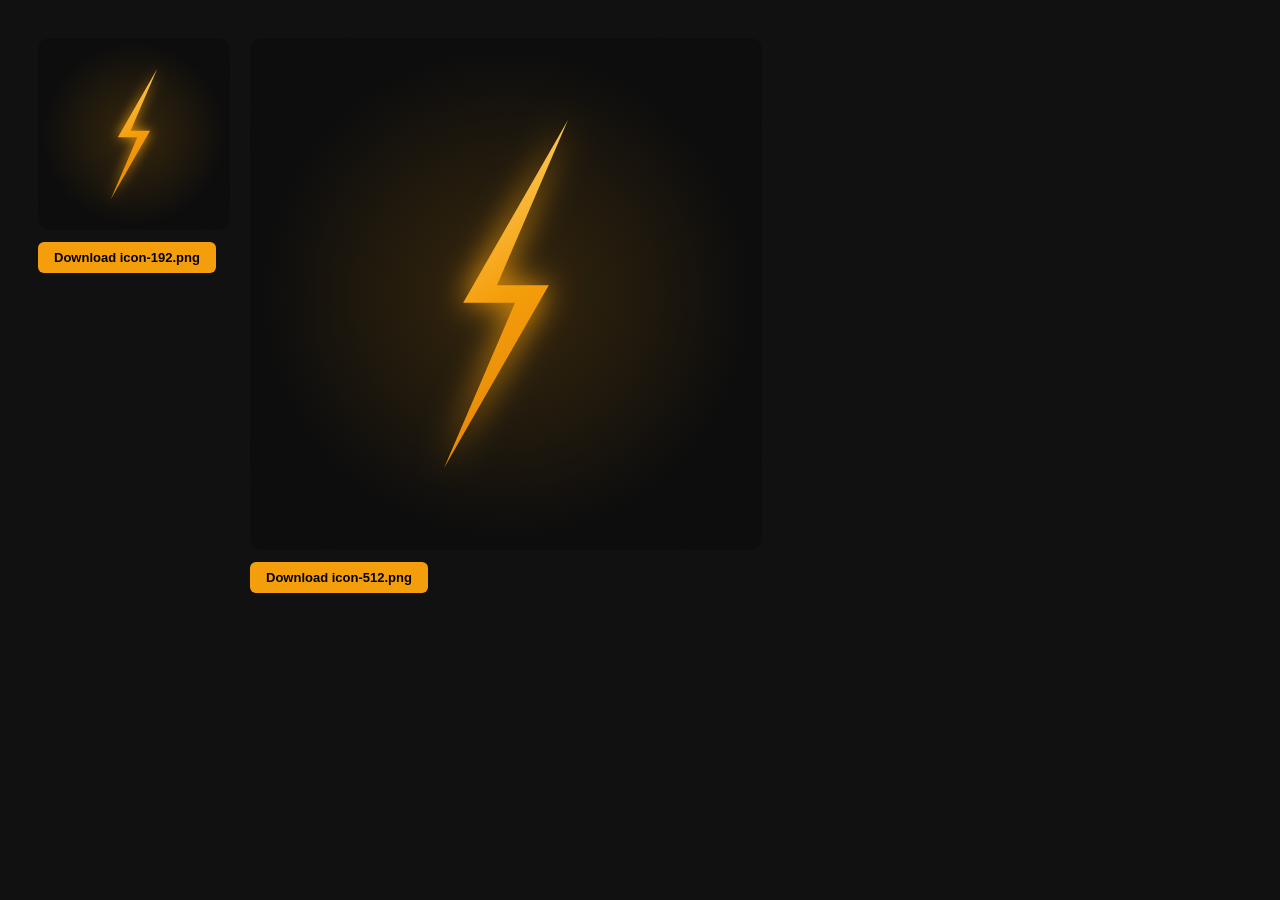
<file: icon-gen.html>
<!DOCTYPE html>
<html>
<head><meta charset="UTF-8"><title>Life OS — Icon Generator</title>
<style>body{font-family:sans-serif;background:#111;color:#fff;display:flex;gap:20px;padding:30px;align-items:flex-start}canvas{border-radius:12px}button{display:block;margin-top:8px;padding:8px 16px;background:#f59e0b;color:#000;border:none;border-radius:6px;cursor:pointer;font-size:13px;font-weight:700}</style>
</head>
<body>
<div><canvas id="c192" width="192" height="192"></canvas><button onclick="dl('c192','icon-192.png')">Download icon-192.png</button></div>
<div><canvas id="c512" width="512" height="512"></canvas><button onclick="dl('c512','icon-512.png')">Download icon-512.png</button></div>
<script>
function draw(id) {
  const c = document.getElementById(id);
  const size = c.width;
  const ctx = c.getContext('2d');
  // Dark background
  ctx.fillStyle = '#0d0d0d';
  ctx.fillRect(0, 0, size, size);
  // Rounded rect clip for icon shape
  const r = size * 0.22;
  ctx.beginPath();
  ctx.moveTo(r, 0); ctx.lineTo(size - r, 0);
  ctx.quadraticCurveTo(size, 0, size, r);
  ctx.lineTo(size, size - r);
  ctx.quadraticCurveTo(size, size, size - r, size);
  ctx.lineTo(r, size);
  ctx.quadraticCurveTo(0, size, 0, size - r);
  ctx.lineTo(0, r);
  ctx.quadraticCurveTo(0, 0, r, 0);
  ctx.closePath();
  ctx.fillStyle = '#0d0d0d';
  ctx.fill();
  // Amber glow circle
  const grd = ctx.createRadialGradient(size/2, size/2, 0, size/2, size/2, size*0.48);
  grd.addColorStop(0, 'rgba(245,158,11,0.18)');
  grd.addColorStop(1, 'rgba(245,158,11,0)');
  ctx.beginPath();
  ctx.arc(size/2, size/2, size*0.48, 0, Math.PI*2);
  ctx.fillStyle = grd;
  ctx.fill();
  // Lightning bolt path
  const s = size;
  ctx.save();
  ctx.beginPath();
  // Points scaled to canvas: bolt occupies ~40% width, 65% height, centered
  const bx = s * 0.5;  // center x
  const by = s * 0.5;  // center y
  const bw = s * 0.22; // half-width
  const bh = s * 0.34; // half-height
  // Bolt: top-right tip → mid-right notch → bottom-right tip → bottom-left → mid-left notch → top-left
  ctx.moveTo(bx + bw * 0.55, by - bh);        // top right
  ctx.lineTo(bx - bw * 0.08, by - bh * 0.05); // mid notch left (going down-left)
  ctx.lineTo(bx + bw * 0.38, by - bh * 0.05); // mid notch right
  ctx.lineTo(bx - bw * 0.55, by + bh);        // bottom left
  ctx.lineTo(bx + bw * 0.08, by + bh * 0.05); // mid notch right (going up-right)
  ctx.lineTo(bx - bw * 0.38, by + bh * 0.05); // mid notch left
  ctx.closePath();
  // Amber gradient fill
  const boltGrd = ctx.createLinearGradient(bx - bw, by - bh, bx + bw, by + bh);
  boltGrd.addColorStop(0, '#fde68a');
  boltGrd.addColorStop(0.5, '#f59e0b');
  boltGrd.addColorStop(1, '#d97706');
  ctx.fillStyle = boltGrd;
  ctx.shadowColor = '#f59e0b';
  ctx.shadowBlur = size * 0.06;
  ctx.fill();
  ctx.restore();
}
function dl(id, name) {
  const a = document.createElement('a');
  a.download = name;
  a.href = document.getElementById(id).toDataURL('image/png');
  a.click();
}
draw('c192');
draw('c512');
</script>
</body>
</html>
</file>
<file: styles.css>
*,*::before,*::after{box-sizing:border-box;margin:0;padding:0}
button,a,input,select,textarea,label{touch-action:manipulation}
:root{
  --bg:#0d0d0d;--surface:#161616;--surface2:#1f1f1f;--border:#2a2a2a;
  --text:#ffffff;--muted:#6b7280;--secondary:#9ca3af;
  --accent:#3b82f6;--accent-h:#2563eb;--accent-dim:rgba(59,130,246,.12);
  --amber:#f59e0b;--amber-dim:rgba(245,158,11,.15);
  --green:#10b981;--green-dim:rgba(16,185,129,.12);
  --red:#ef4444;--red-dim:rgba(239,68,68,.12);
  --purple:#8b5cf6;--purple-dim:rgba(139,92,246,.12);
  --teal:#06b6d4;--teal-dim:rgba(6,182,212,.12);
  --won:#22c55e;--won-dim:rgba(34,197,94,.12);
}
html,body{min-height:100vh;background:var(--bg);color:var(--text);font-family:'Inter',-apple-system,sans-serif;font-size:15px;line-height:1.6;-webkit-font-smoothing:antialiased}
.app{max-width:800px;margin:0 auto;min-height:100vh;display:flex;flex-direction:column}

/* ── HEADER ──────────────────────────────────────────────────────────────────── */
.hdr{padding:20px 20px 0;display:flex;align-items:center;justify-content:space-between;margin-bottom:16px}
.hdr-logo{display:flex;align-items:center;gap:8px}
.hdr-icon{width:28px;height:28px;flex-shrink:0}
.hdr-title{font-size:13px;font-weight:700;letter-spacing:.08em;text-transform:uppercase;color:var(--text)}
.hdr-right{display:flex;align-items:center;gap:8px}
.hdr-settings-btn{background:transparent;border:1px solid var(--border);border-radius:8px;color:var(--muted);padding:6px 8px;cursor:pointer;display:flex;align-items:center;justify-content:center;transition:all .15s}
.hdr-settings-btn:hover{color:var(--text);border-color:var(--muted)}
.hdr-settings-btn svg{width:16px;height:16px;stroke:currentColor;fill:none;stroke-width:2;stroke-linecap:round;stroke-linejoin:round}

/* ── BOTTOM NAVIGATION ────────────────────────────────────────────────────────── */
.bottom-nav{position:fixed;bottom:0;left:50%;transform:translateX(-50%);width:100%;max-width:800px;background:rgba(13,13,13,.96);backdrop-filter:blur(16px);-webkit-backdrop-filter:blur(16px);border-top:1px solid var(--border);display:flex;z-index:200;padding-bottom:env(safe-area-inset-bottom,0)}
.nav-item{flex:1;display:flex;flex-direction:column;align-items:center;gap:3px;padding:10px 4px 8px;background:none;border:none;cursor:pointer;color:var(--muted);font-family:inherit;transition:color .15s;position:relative}
.nav-item:hover{color:var(--secondary)}
.nav-item.active{color:var(--amber)}
.nav-icon{width:22px;height:22px;stroke:currentColor;fill:none;stroke-width:1.8;stroke-linecap:round;stroke-linejoin:round;transition:transform .2s}
.nav-item.active .nav-icon{transform:translateY(-1px)}
.nav-label{font-size:10px;font-weight:600;letter-spacing:.03em}
.nav-dot{position:absolute;top:7px;right:calc(50% - 14px);width:7px;height:7px;border-radius:50%;background:var(--red);border:1.5px solid var(--bg);display:none}
.nav-dot.visible{display:block}

/* ── TAB PANELS ──────────────────────────────────────────────────────────────── */
.tab-panel{display:none;padding:0 20px 108px;flex:1}
.tab-panel.active{display:block}

/* ── CARD ────────────────────────────────────────────────────────────────────── */
.card{background:var(--surface);border:1px solid var(--border);border-radius:14px;padding:20px;margin-bottom:16px}
.card-label{font-size:11px;font-weight:600;letter-spacing:.1em;text-transform:uppercase;color:var(--muted);margin-bottom:12px}

/* ── FORMS ───────────────────────────────────────────────────────────────────── */
.fg{margin-bottom:14px}
label{display:block;font-size:12px;font-weight:500;color:var(--secondary);margin-bottom:6px}
input,select,textarea{width:100%;background:var(--surface2);border:1px solid var(--border);border-radius:8px;color:var(--text);font-family:inherit;font-size:14px;padding:10px 12px;transition:border-color .15s;outline:none}
input:focus,select:focus,textarea:focus{border-color:var(--accent)}
select{cursor:pointer}
textarea{resize:vertical;min-height:70px}

/* ── BUTTONS ─────────────────────────────────────────────────────────────────── */
.btn{display:inline-flex;align-items:center;justify-content:center;gap:8px;font-family:inherit;font-size:14px;font-weight:600;padding:11px 20px;border-radius:9px;border:none;cursor:pointer;transition:all .15s;white-space:nowrap}
.btn-primary{background:var(--accent);color:#fff}.btn-primary:hover{background:var(--accent-h)}
.btn-secondary{background:var(--surface2);color:var(--text);border:1px solid var(--border)}.btn-secondary:hover{border-color:var(--muted)}
.btn-amber{background:var(--amber);color:#000}.btn-amber:hover{background:#d97706}
.btn-ghost{background:transparent;color:var(--muted);border:1px solid var(--border)}.btn-ghost:hover{color:var(--text);border-color:var(--muted)}
.btn-danger{background:var(--red-dim);color:var(--red);border:1px solid rgba(239,68,68,.2)}.btn-danger:hover{background:var(--red);color:#fff}
.btn-purple{background:var(--purple);color:#fff}.btn-purple:hover{background:#7c3aed}
.btn-full{width:100%}
.btn-sm{font-size:12px;padding:7px 14px}
.btn-xs{font-size:11px;padding:5px 10px;border-radius:7px}

/* ── SECTION ─────────────────────────────────────────────────────────────────── */
.sec-h{font-size:16px;font-weight:700;margin-bottom:4px}
.sec-sub{font-size:13px;color:var(--muted);margin-bottom:20px}

/* ── MISSION CARD ────────────────────────────────────────────────────────────── */
.mission-card{background:var(--surface);border:1px solid rgba(245,158,11,.3);border-radius:16px;padding:22px 20px 18px;margin-bottom:16px;position:relative}
.mc-tag{font-size:10px;font-weight:700;letter-spacing:.14em;text-transform:uppercase;color:var(--amber);margin-bottom:10px}
.mc-goal{font-size:19px;font-weight:700;line-height:1.3;color:var(--text);margin-bottom:5px}
.mc-goal.empty{color:var(--muted);font-size:15px;font-weight:400;font-style:italic}
.mc-deadline{font-size:13px;color:var(--amber);font-weight:500;margin-bottom:12px;min-height:18px}
.mc-consequence{background:var(--red-dim);border:1px solid rgba(239,68,68,.15);border-radius:8px;padding:9px 13px;font-size:13px;color:var(--secondary);margin-bottom:14px;font-style:italic}
.mc-bottom{display:flex;align-items:center;justify-content:space-between;flex-wrap:wrap;gap:8px}
.mc-count-wrap{font-size:13px;color:var(--muted)}
.mc-count{font-size:20px;font-weight:800;color:var(--text);letter-spacing:-1px}
.mc-streak{display:inline-flex;align-items:center;gap:5px;background:var(--amber-dim);color:var(--amber);font-size:12px;font-weight:600;padding:5px 12px;border-radius:99px}
.mc-streak.zero{background:rgba(107,114,128,.1);color:var(--muted)}
.mc-edit-btn{position:absolute;top:14px;right:14px;background:transparent;border:none;color:var(--muted);font-size:15px;cursor:pointer;padding:4px;line-height:1;border-radius:6px}
.mc-edit-btn:hover{color:var(--text);background:var(--surface2)}

/* ── STAGE FILTER ────────────────────────────────────────────────────────────── */
.stage-filter{display:flex;gap:6px;overflow-x:auto;scrollbar-width:none;margin-bottom:14px;padding-bottom:2px}
.stage-filter::-webkit-scrollbar{display:none}
.sf-pill{background:var(--surface);border:1px solid var(--border);border-radius:99px;color:var(--muted);font-family:inherit;font-size:12px;font-weight:500;padding:6px 12px;cursor:pointer;transition:all .15s;white-space:nowrap;display:inline-flex;align-items:center;gap:5px;flex-shrink:0}
.sf-pill:hover{border-color:var(--muted);color:var(--text)}
.sf-pill.active{background:var(--surface2);color:var(--text);border-color:rgba(255,255,255,.2)}
.sf-count{font-size:11px;font-weight:700;background:var(--surface2);border-radius:99px;padding:1px 6px;min-width:18px;text-align:center}
.sf-pill.active .sf-count{background:rgba(255,255,255,.12)}
.sf-pill.alert{border-color:var(--amber);color:var(--amber)}
.sf-pill.alert .sf-count{background:var(--amber-dim);color:var(--amber)}
.prospect-search{width:100%;background:var(--surface);border:1px solid var(--border);border-radius:10px;color:var(--text);font-family:inherit;font-size:14px;padding:10px 14px;outline:none;transition:border-color .15s}
.prospect-search:focus{border-color:var(--accent)}
.mein-warum-details{background:var(--surface);border:1px solid var(--border);border-radius:12px;padding:14px 16px;margin-bottom:12px}
.mein-warum-details[open]{border-color:rgba(245,158,11,.3)}
.mein-warum-summary{font-size:12px;font-weight:600;letter-spacing:.05em;color:var(--muted);cursor:pointer;list-style:none;user-select:none}
.mein-warum-summary::-webkit-details-marker{display:none}
.mein-warum-summary:hover{color:var(--amber)}

/* ── STAGE BADGES ────────────────────────────────────────────────────────────── */
.stage-badge{display:inline-block;font-size:10px;font-weight:700;letter-spacing:.05em;text-transform:uppercase;padding:3px 8px;border-radius:6px;white-space:nowrap;flex-shrink:0}
.sb-dm_sent{background:var(--accent-dim);color:var(--accent)}
.sb-followup{background:var(--amber-dim);color:var(--amber)}
.sb-loom{background:var(--purple-dim);color:var(--purple)}
.sb-call_booked{background:var(--green-dim);color:var(--green)}
.sb-won{background:var(--won-dim);color:var(--won)}
.sb-lost{background:rgba(107,114,128,.1);color:var(--muted)}
.sb-loom_sent{background:var(--teal-dim);color:var(--teal)}
.sb-unqualified{background:rgba(107,114,128,.08);color:var(--muted);border:1px solid rgba(107,114,128,.2)}

/* ── DUE BADGES ──────────────────────────────────────────────────────────────── */
.due-badge{display:inline-block;font-size:9px;font-weight:700;letter-spacing:.08em;text-transform:uppercase;padding:2px 7px;border-radius:5px;flex-shrink:0}
.db-followup{background:var(--amber-dim);color:var(--amber);border:1px solid rgba(245,158,11,.3)}
.db-loom{background:var(--purple-dim);color:var(--purple);border:1px solid rgba(139,92,246,.3)}
.db-ceiling{background:var(--red-dim);color:var(--red);border:1px solid rgba(239,68,68,.3)}
.db-reply{background:var(--teal-dim);color:var(--teal);border:1px solid rgba(6,182,212,.3)}

/* ── PROSPECT ROWS ───────────────────────────────────────────────────────────── */
.prospect-row{background:var(--surface);border:1px solid var(--border);border-radius:12px;margin-bottom:8px;transition:border-color .15s}
.pr-main{padding:14px 16px;cursor:pointer;display:flex;justify-content:space-between;align-items:flex-start;gap:10px}
.pr-left{flex:1;min-width:0}
.pr-name-row{display:flex;align-items:center;flex-wrap:wrap;gap:6px;margin-bottom:3px}
.pr-name{font-size:15px;font-weight:600}
.pr-meta{font-size:12px;color:var(--muted)}
.pr-chevron{font-size:12px;color:var(--muted);flex-shrink:0;margin-top:3px}
.pr-expanded{display:none;padding:0 16px 16px;border-top:1px solid var(--border);margin-top:0}
.pr-expanded.open{display:block}
.pr-notes{font-size:13px;color:var(--secondary);margin-top:12px;padding:10px 12px;background:var(--surface2);border-radius:8px;line-height:1.6}
.pr-hist-wrap{margin-top:12px;margin-bottom:14px}
.pr-hist-lbl{font-size:10px;font-weight:700;letter-spacing:.1em;text-transform:uppercase;color:var(--muted);margin-bottom:7px}
.pr-hist-item{display:flex;justify-content:space-between;font-size:12px;color:var(--secondary);padding:4px 0;border-bottom:1px solid var(--border)}
.pr-hist-item:last-child{border-bottom:none}
.pr-move-row{display:flex;gap:8px;align-items:center;flex-wrap:wrap}
.pr-move-lbl{font-size:12px;color:var(--muted);white-space:nowrap;flex-shrink:0}
.pr-move-select{flex:1;min-width:0;background:var(--surface2);border:1px solid var(--border);border-radius:7px;color:var(--text);font-family:inherit;font-size:12px;padding:6px 8px;cursor:pointer;outline:none}
.pr-move-select:focus{border-color:var(--accent)}

/* ── COPY OK ─────────────────────────────────────────────────────────────────── */
.copy-ok{color:var(--green);font-size:12px;font-weight:500;opacity:0;transition:opacity .3s}
.copy-ok.show{opacity:1}

/* ── TEMPLATE CARDS ──────────────────────────────────────────────────────────── */
.tpl-card{background:var(--surface);border:1px solid var(--border);border-radius:12px;padding:16px;margin-bottom:10px}
.tpl-label-row{display:flex;align-items:center;gap:8px;margin-bottom:10px}
.tpl-label-input{flex:1;min-width:0;width:0;background:transparent;border:none;color:var(--text);font-family:inherit;font-size:13px;font-weight:600;padding:0;outline:none}
.tpl-label-input:focus{outline:1px solid var(--accent);border-radius:4px;padding:2px 4px}
.tpl-textarea{width:100%;background:var(--surface2);border:1px solid var(--border);border-radius:8px;color:var(--secondary);font-family:inherit;font-size:13px;padding:10px 12px;resize:vertical;min-height:85px;outline:none;transition:border-color .15s;line-height:1.6}
.tpl-textarea:focus{border-color:var(--accent);color:var(--text)}

/* ── DM PREVIEW ──────────────────────────────────────────────────────────────── */
.dm-preview-box{background:var(--surface2);border:1px solid var(--border);border-radius:9px;padding:13px 15px;font-size:14px;line-height:1.7;white-space:pre-wrap;min-height:80px;margin:12px 0;color:var(--text)}
.dm-preview-box.empty{color:var(--muted);font-style:italic}

/* ── CONFIDENCE ANCHOR ───────────────────────────────────────────────────────── */
.conf-anchor{background:var(--accent-dim);border:1px solid rgba(59,130,246,.25);border-radius:12px;padding:16px 20px;margin-bottom:20px}
.ca-lbl{font-size:10px;font-weight:700;letter-spacing:.12em;text-transform:uppercase;color:var(--accent);margin-bottom:8px}
.ca-text{font-size:15px;font-weight:600;line-height:1.5}

/* ── ACCORDION ───────────────────────────────────────────────────────────────── */
.acc-item{background:var(--surface);border:1px solid var(--border);border-radius:12px;margin-bottom:8px;overflow:hidden}
.acc-trigger{width:100%;background:transparent;border:none;display:flex;justify-content:space-between;align-items:center;padding:16px 18px;cursor:pointer;text-align:left;color:var(--text);font-family:inherit;font-size:14px;font-weight:600;transition:background .15s}
.acc-trigger:hover,.acc-trigger.open{background:var(--surface2)}
.acc-arrow{font-size:11px;color:var(--muted);transition:transform .2s}
.acc-trigger.open .acc-arrow{transform:rotate(180deg)}
.acc-content{display:none;padding:0 18px 18px;font-size:14px;color:var(--secondary);line-height:1.7}
.acc-content.open{display:block}

/* ── SCRIPT BLOCKS ───────────────────────────────────────────────────────────── */
.script-block{background:var(--surface2);border-left:3px solid var(--accent);border-radius:0 8px 8px 0;padding:12px 16px;margin:10px 0;font-size:14px;color:var(--text);font-style:italic;line-height:1.6}
.script-lbl{font-size:11px;font-weight:600;letter-spacing:.08em;text-transform:uppercase;color:var(--accent);font-style:normal;margin-bottom:6px}
.q-list{list-style:none;padding:0}
.q-list li{padding:8px 0;border-bottom:1px solid var(--border);font-size:14px;color:var(--secondary)}
.q-list li:last-child{border-bottom:none}
.q-list li::before{content:"→ ";color:var(--accent);font-weight:600}

/* ── OBJECTION CARDS ─────────────────────────────────────────────────────────── */
.obj-card{background:var(--surface2);border-radius:10px;padding:14px 16px;margin-top:12px}
.obj-quote{font-size:13px;color:var(--muted);font-style:italic;margin-bottom:10px;padding:8px 12px;background:var(--red-dim);border-radius:6px;border-left:2px solid var(--red)}
.obj-resp{font-size:14px;color:var(--text);line-height:1.65;margin-bottom:8px}
.obj-fu{font-size:13px;color:var(--muted);font-style:italic;border-top:1px solid var(--border);padding-top:8px;margin-top:8px}

/* ── MINDSET ─────────────────────────────────────────────────────────────────── */
.ms-wrap{min-height:340px;display:flex;flex-direction:column;align-items:center;justify-content:center}
.ms-start{text-align:center}
.ms-icon{font-size:40px;margin-bottom:20px}
.ms-start h2{font-size:20px;font-weight:700;margin-bottom:8px}
.ms-start p{font-size:14px;color:var(--muted);margin-bottom:28px;max-width:300px}
.ms-card{text-align:center;padding:20px;width:100%}
.ms-card-num{font-size:11px;font-weight:600;letter-spacing:.12em;text-transform:uppercase;color:var(--muted);margin-bottom:28px}
.ms-card-text{font-size:20px;font-weight:600;line-height:1.5;color:var(--text);margin-bottom:32px;max-width:560px;margin-left:auto;margin-right:auto}
.ms-actions{display:flex;gap:12px;justify-content:center;flex-wrap:wrap}
.star-btn{background:transparent;border:1px solid var(--border);border-radius:8px;color:var(--muted);font-family:inherit;font-size:13px;font-weight:500;padding:9px 16px;cursor:pointer;display:inline-flex;align-items:center;gap:6px;transition:all .15s}
.star-btn:hover,.star-btn.starred{background:var(--amber-dim);color:var(--amber);border-color:var(--amber)}
.ms-dots{display:flex;gap:6px;justify-content:center;margin-bottom:24px}
.ms-dot{width:6px;height:6px;border-radius:50%;background:var(--border);transition:background .2s}
.ms-dot.active{background:var(--amber)}
.ms-dot.done{background:var(--muted)}
.ms-done{display:none;text-align:center;padding:40px 20px}
.ms-done.visible{display:block}
.ms-done h2{font-size:22px;font-weight:700;margin-bottom:8px}
.ms-done p{font-size:14px;color:var(--muted);margin-bottom:28px}

/* ── GOAL CARD (mindset tab) ─────────────────────────────────────────────────── */
.goal-card{background:var(--surface);border:1px solid rgba(245,158,11,.2);border-radius:12px;padding:16px 18px;margin-bottom:16px}
.gc-tag{font-size:10px;font-weight:700;letter-spacing:.14em;text-transform:uppercase;color:var(--amber);margin-bottom:7px}
.gc-goal{font-size:15px;font-weight:600;margin-bottom:4px}
.gc-goal.empty{color:var(--muted);font-weight:400;font-style:italic}
.gc-consequence{font-size:13px;color:var(--secondary);font-style:italic}

/* ── WEEKLY REVIEW ───────────────────────────────────────────────────────────── */
.sat-banner{display:none;background:var(--amber-dim);border:1px solid rgba(245,158,11,.3);border-radius:12px;padding:14px 18px;margin-bottom:20px;font-size:14px;color:var(--amber);font-weight:500}
.sat-banner.visible{display:block}
.stats-grid{display:grid;grid-template-columns:1fr 1fr;gap:12px;margin-bottom:16px}
.stat-card{background:var(--surface);border:1px solid var(--border);border-radius:12px;padding:16px;text-align:center}
.stat-num{font-size:36px;font-weight:800;letter-spacing:-1px;margin-bottom:4px}
.stat-lbl{font-size:12px;color:var(--muted);font-weight:500}

/* ── MISC ────────────────────────────────────────────────────────────────────── */
.amber-notice{font-size:13px;color:var(--amber);background:var(--amber-dim);border-radius:8px;padding:10px 14px;margin-top:12px}
.empty-state{text-align:center;padding:28px 20px;color:var(--muted);font-size:14px}

/* ── START TAB ───────────────────────────────────────────────────────────────── */
.morning-inputs{overflow:hidden;max-height:400px;transition:max-height .35s ease}
.morning-inputs.collapsed{max-height:0}
.nn-edit-btn{opacity:.3;transition:opacity .15s;flex-shrink:0}
.nn-item:hover .nn-edit-btn,.nn-edit-btn:focus{opacity:1}
.nn-item{display:flex;align-items:center;justify-content:space-between;gap:12px;padding:14px 0;border-bottom:1px solid var(--border)}
.nn-item:last-child{border-bottom:none}
.nn-check-row{display:flex;align-items:center;gap:10px;flex:1;cursor:pointer}
.nn-check-row input[type=checkbox]{width:18px;height:18px;accent-color:var(--green);cursor:pointer;flex-shrink:0}
.nn-label-text{font-size:15px;font-weight:500;transition:color .15s}
.nn-item.done .nn-label-text{text-decoration:line-through;color:var(--muted)}
.nn-prog-wrap{display:flex;align-items:center;gap:8px}
.nn-prog-bar{width:90px;height:6px;background:var(--surface2);border-radius:99px;overflow:hidden;flex-shrink:0}
.nn-prog-fill{height:100%;border-radius:99px;transition:width .4s;background:var(--amber)}
.nn-prog-fill.done{background:var(--green)}
.nn-prog-text{font-size:12px;color:var(--muted);white-space:nowrap}
.start-banner{border-radius:10px;padding:13px 16px;font-size:14px;font-weight:500;margin-bottom:14px}
.start-banner-notdone{background:rgba(239,68,68,.07);color:#f87171;border:1px solid rgba(239,68,68,.2)}
.start-banner-done{background:var(--green-dim);color:var(--green);border:1px solid rgba(16,185,129,.25)}
#clickup-btn{transition:all .2s}
#clickup-btn.locked{opacity:.3;pointer-events:none}
#clickup-btn.unlocked{border-color:var(--green);color:var(--green)}

/* ── ONCE-A-DAY LOCK ─────────────────────────────────────────────────────────── */
.daily-done-banner{background:var(--green-dim);border:1px solid rgba(16,185,129,.25);border-radius:10px;padding:12px 16px;font-size:13px;color:var(--green);font-weight:600;display:flex;align-items:center;gap:8px}
.daily-done-banner svg{width:16px;height:16px;stroke:currentColor;fill:none;stroke-width:2.5;stroke-linecap:round;stroke-linejoin:round;flex-shrink:0}
.task-locked{opacity:.5;pointer-events:none}
.xp-penalty-banner{background:rgba(239,68,68,.08);border:1px solid rgba(239,68,68,.25);border-radius:10px;padding:12px 16px;font-size:13px;color:var(--red);margin-bottom:14px;display:none}
.xp-penalty-banner.visible{display:block}

/* ── ZIELE TAB ───────────────────────────────────────────────────────────────── */
.goal-banner{background:rgba(245,158,11,.07);border:1px solid rgba(245,158,11,.3);border-radius:16px;padding:22px 20px;margin-bottom:16px}
.goal-banner-tag{font-size:10px;font-weight:700;letter-spacing:.14em;text-transform:uppercase;color:var(--amber);margin-bottom:10px}
.goal-banner-main{font-size:22px;font-weight:800;letter-spacing:-.5px;line-height:1.25;margin-bottom:6px}
.goal-banner-main.empty{font-size:14px;font-weight:400;color:var(--muted);font-style:italic;letter-spacing:0}
.goal-banner-days{font-size:13px;color:var(--amber);font-weight:500}
.goal-banner-hint{font-size:11px;color:var(--muted);margin-top:6px}
.ms-item{display:flex;align-items:flex-start;gap:10px;padding:12px 0;border-bottom:1px solid var(--border)}
.ms-item:last-child{border-bottom:none}
.ms-item input[type=checkbox]{width:18px;height:18px;accent-color:var(--green);cursor:pointer;flex-shrink:0;margin-top:2px}
.ms-body{flex:1;min-width:0}
.ms-text{font-size:14px;font-weight:500;line-height:1.4}
.ms-text.done{text-decoration:line-through;color:var(--muted)}
.ms-done-date{font-size:11px;color:var(--green);margin-top:2px}
.ms-del{background:transparent;border:none;color:var(--muted);cursor:pointer;font-size:13px;padding:2px 6px;line-height:1;border-radius:4px;flex-shrink:0;transition:color .15s}
.ms-del:hover{color:var(--red)}
.cg-row{display:flex;align-items:center;gap:10px;margin-bottom:6px}
.cg-platform{font-size:13px;font-weight:600;min-width:72px}
.cg-controls{display:flex;align-items:center;gap:8px;margin-left:auto}
.cg-num{font-size:18px;font-weight:800;min-width:22px;text-align:center}
.cg-of{font-size:12px;color:var(--muted)}
.cg-bar{height:5px;background:var(--surface2);border-radius:99px;overflow:hidden;margin-bottom:14px}
.cg-fill{height:100%;border-radius:99px;transition:width .4s}
.cg-fill-accent{background:var(--accent)}
.cg-fill-green{background:var(--green)}
.cg-fill-teal{background:var(--teal)}

/* ── TAGESPLAN ───────────────────────────────────────────────────────────────── */
.med-card{background:var(--purple-dim);border:1px solid rgba(139,92,246,.25);border-radius:14px;padding:20px;margin-bottom:16px}
.med-card-lbl{font-size:10px;font-weight:700;letter-spacing:.12em;text-transform:uppercase;color:var(--purple);margin-bottom:12px}
.med-card-title{font-size:16px;font-weight:700;margin-bottom:4px}
.med-card-sub{font-size:13px;color:var(--secondary);margin-bottom:14px}
.med-row{display:flex;align-items:center;gap:10px;flex-wrap:wrap}
.med-done-msg{font-size:13px;font-weight:600;color:var(--green);margin-top:10px;display:none}
.tl-wrap{margin-top:4px}
.tl-block{border-radius:10px;padding:12px 15px;margin-bottom:8px;position:relative}
.tl-time{font-size:11px;font-weight:600;opacity:.65;margin-bottom:3px}
.tl-title{font-size:14px;font-weight:700}
.tl-sub{font-size:12px;margin-top:2px;opacity:.7}
.tl-block-neutral{background:var(--surface);border:1px solid var(--border);color:var(--secondary)}
.tl-block-blue{background:var(--accent-dim);border:1px solid rgba(59,130,246,.25);color:var(--text)}
.tl-block-purple{background:var(--purple-dim);border:1px solid rgba(139,92,246,.25);color:var(--text)}
.tl-block-amber{background:var(--amber-dim);border:1px solid rgba(245,158,11,.3);color:var(--text)}
.tl-block-teal{background:var(--teal-dim);border:1px solid rgba(6,182,212,.25);color:var(--text)}
.tl-block.past{opacity:.38}
.tl-current-badge{display:inline-flex;align-items:center;gap:5px;font-size:10px;font-weight:700;letter-spacing:.1em;text-transform:uppercase;padding:3px 8px;border-radius:99px;background:rgba(255,255,255,.12);margin-top:5px}
.tl-dot{width:5px;height:5px;border-radius:50%;background:currentColor;animation:blink-dot 1s step-start infinite}
@keyframes blink-dot{0%,100%{opacity:1}50%{opacity:0}}
.tl-current.tl-block-amber{box-shadow:0 0 0 2px var(--amber),0 0 14px rgba(245,158,11,.2)}
.tl-current.tl-block-blue{box-shadow:0 0 0 2px var(--accent),0 0 14px rgba(59,130,246,.2)}
.tl-current.tl-block-purple{box-shadow:0 0 0 2px var(--purple),0 0 14px rgba(139,92,246,.2)}
.tl-current.tl-block-teal{box-shadow:0 0 0 2px var(--teal),0 0 14px rgba(6,182,212,.2)}
.tl-current.tl-block-neutral{box-shadow:0 0 0 2px var(--muted)}
.tl-now-line{display:flex;align-items:center;gap:8px;margin-bottom:8px;margin-top:-2px}
.tl-now-dot{width:8px;height:8px;border-radius:50%;background:var(--accent);flex-shrink:0;animation:blink-dot 1s step-start infinite}
.tl-now-time{font-size:12px;font-weight:700;color:var(--accent)}
.tl-now-hr{flex:1;height:1px;background:var(--accent);opacity:.5}

/* ── MEDITATION OVERLAY ───────────────────────────────────────────────────────── */
.med-overlay{position:fixed;inset:0;background:rgba(8,8,16,.97);z-index:9999;display:none;align-items:center;justify-content:center;flex-direction:column;text-align:center;padding:32px 24px}
.med-overlay.active{display:flex}
.med-phase-lbl{font-size:11px;font-weight:700;letter-spacing:.18em;text-transform:uppercase;color:var(--purple);margin-bottom:24px;min-height:16px}
.med-circle-wrap{position:relative;width:210px;height:210px;margin:0 auto 24px;flex-shrink:0}
.med-svg{width:210px;height:210px;overflow:visible}
.med-breath-wrap{position:absolute;inset:0;display:flex;align-items:center;justify-content:center}
.med-breath-inner{width:52px;height:52px;border-radius:50%;background:var(--purple);opacity:.3;transition:transform .85s ease-in-out}
.med-timer{position:absolute;inset:0;display:flex;align-items:center;justify-content:center;font-size:36px;font-weight:700;letter-spacing:-2px;color:var(--text)}
.med-phase-sub{font-size:15px;color:var(--secondary);margin-bottom:32px;min-height:22px}
.med-total-prog{font-size:12px;color:var(--muted);margin-bottom:28px}

/* ── DUAL CONSEQUENCE CARDS ───────────────────────────────────────────────────── */
.dual-csq-grid{display:grid;grid-template-columns:1fr 1fr;gap:10px;margin-bottom:16px;align-items:stretch}
.csq-card{border-radius:16px;padding:16px 14px;position:relative;display:flex;flex-direction:column}
.csq-card-green{background:rgba(16,185,129,.07);border:2px solid rgba(16,185,129,.4)}
.csq-card-red{background:rgba(239,68,68,.07);border:2px solid rgba(239,68,68,.4)}
.csq-card-lbl{font-size:10px;font-weight:700;letter-spacing:.14em;text-transform:uppercase;margin-bottom:10px}
.csq-card-lbl-green{color:var(--green)}.csq-card-lbl-red{color:var(--red)}
.csq-list{list-style:none;padding:0;flex:1;margin:0}
.csq-list li{font-size:12px;line-height:1.55;padding:2px 0;color:var(--secondary)}
.csq-list li::before{content:"→ ";font-weight:700}
.csq-list li.green::before{color:var(--green)}.csq-list li.red::before{color:var(--red)}
.csq-edit-inline-btn{position:absolute;top:10px;right:10px;background:transparent;border:none;color:var(--muted);font-size:13px;cursor:pointer;padding:3px;border-radius:5px;line-height:1}
.csq-edit-inline-btn:hover{color:var(--text);background:var(--surface2)}
.csq-ta{width:100%;background:var(--surface2);border:1px solid var(--border);border-radius:8px;color:var(--text);font-family:inherit;font-size:12px;padding:8px 10px;resize:vertical;min-height:110px;outline:none;line-height:1.6;margin-top:2px}
.csq-ta:focus{border-color:var(--accent)}

/* ── ACHIEVEMENT CARDS ────────────────────────────────────────────────────────── */
.ach-card{background:var(--surface);border:1px solid var(--border);border-radius:12px;padding:14px 16px;margin-bottom:8px;display:flex;align-items:flex-start;gap:12px;transition:border-color .3s,background .3s}
.ach-card.unlocked{border-color:var(--green);background:var(--green-dim)}
.ach-card.unlocking{animation:ach-unlock .7s ease-out}
@keyframes ach-unlock{0%{transform:scale(1);box-shadow:none}35%{transform:scale(1.025);box-shadow:0 0 22px rgba(16,185,129,.45)}70%{transform:scale(1.01);box-shadow:0 0 12px rgba(16,185,129,.2)}100%{transform:scale(1);box-shadow:none}}
.ach-icon{font-size:22px;flex-shrink:0;width:40px;height:40px;display:flex;align-items:center;justify-content:center;background:var(--surface2);border-radius:10px}
.ach-card.unlocked .ach-icon{background:rgba(16,185,129,.15)}
.ach-body{flex:1;min-width:0}
.ach-title{font-size:14px;font-weight:600;margin-bottom:3px}
.ach-card.unlocked .ach-title{color:var(--green)}
.ach-sub{font-size:11px;color:var(--muted)}
.ach-right{display:flex;flex-direction:column;align-items:flex-end;gap:6px;flex-shrink:0}
.ach-xp{font-size:11px;font-weight:700;color:var(--amber);background:var(--amber-dim);padding:2px 7px;border-radius:99px;white-space:nowrap}
.ach-prog{margin-top:7px}
.ach-prog-bar{height:4px;background:var(--surface2);border-radius:99px;overflow:hidden;margin-top:3px}
.ach-prog-fill{height:100%;border-radius:99px;background:var(--amber);transition:width .4s}
.ach-prog-lbl{font-size:10px;color:var(--muted)}

/* ── RARITY ───────────────────────────────────────────────────────────────────── */
.ach-card.rare:not(.unlocked){border-color:rgba(59,130,246,.35)}
.ach-card.epic:not(.unlocked){border-color:rgba(139,92,246,.35)}
.ach-card.legendary:not(.unlocked){border-color:rgba(245,158,11,.4);background:rgba(245,158,11,.03)}
.ach-card.unlocked.rare{border-color:var(--accent);background:rgba(59,130,246,.08)}
.ach-card.unlocked.rare .ach-title{color:var(--accent)}
.ach-card.unlocked.epic{border-color:var(--purple);background:rgba(139,92,246,.08)}
.ach-card.unlocked.epic .ach-title{color:var(--purple)}
.ach-card.unlocked.legendary{border-color:var(--amber);background:rgba(245,158,11,.07);box-shadow:0 0 18px rgba(245,158,11,.1)}
.ach-card.unlocked.legendary .ach-title{color:var(--amber)}
.ach-card.locked{opacity:.48}
.rarity-badge{display:inline-flex;align-items:center;font-size:9px;font-weight:700;letter-spacing:.1em;text-transform:uppercase;padding:1px 6px;border-radius:4px;flex-shrink:0}
.rarity-common{background:var(--surface2);color:var(--muted)}
.rarity-rare{background:rgba(59,130,246,.12);color:var(--accent)}
.rarity-epic{background:rgba(139,92,246,.12);color:var(--purple)}
.rarity-legendary{background:rgba(245,158,11,.12);color:var(--amber)}
.ach-flavor{font-size:11px;color:var(--muted);margin-top:1px}
.ach-section-hdr{font-size:10px;font-weight:700;letter-spacing:.14em;text-transform:uppercase;color:var(--muted);margin:14px 0 8px;display:flex;align-items:center;gap:8px}
.ach-section-hdr::after{content:'';flex:1;height:1px;background:var(--border)}
.ach-count-badge{background:var(--surface2);color:var(--secondary);font-size:10px;font-weight:600;padding:2px 8px;border-radius:99px;white-space:nowrap;flex-shrink:0}

/* ── REVIEW IMPROVEMENTS ─────────────────────────────────────────────────────── */
.rev-badge{display:inline-flex;align-items:center;font-size:9px;font-weight:700;letter-spacing:.08em;text-transform:uppercase;padding:2px 7px;border-radius:5px}
.rev-badge-good{background:var(--green-dim);color:var(--green);border:1px solid rgba(16,185,129,.3)}
.rev-badge-ok{background:var(--amber-dim);color:var(--amber);border:1px solid rgba(245,158,11,.3)}
.rev-badge-low{background:var(--red-dim);color:var(--red);border:1px solid rgba(239,68,68,.3)}
.rev-wins-text{font-size:12px;color:var(--green);font-style:italic;margin-top:5px}
.rev-past-item{padding:14px 0}
.rev-past-meta{display:flex;justify-content:space-between;align-items:center;flex-wrap:wrap;gap:6px;margin-bottom:5px}
.snap-row{display:flex;align-items:center;justify-content:space-between;padding:6px 0;border-bottom:1px solid var(--border);font-size:13px}
.snap-row:last-child{border-bottom:none}
.snap-count{font-size:16px;font-weight:800;color:var(--text)}

/* ── XP TOAST ────────────────────────────────────────────────────────────────── */
.xp-toast-inner{display:flex;align-items:center;gap:12px}
.xp-toast-icon{font-size:22px;flex-shrink:0;line-height:1}
.xp-toast-body{display:flex;flex-direction:column;gap:2px;text-align:left}
.xp-toast-title{font-size:14px;font-weight:700;color:var(--text)}
.xp-toast-sub{font-size:11px;color:var(--muted)}
.xp-toast{position:fixed;bottom:96px;left:50%;transform:translateX(-50%) translateY(20px);background:var(--surface);border:1px solid var(--amber);border-radius:12px;padding:13px 20px;font-size:14px;font-weight:600;color:var(--text);opacity:0;transition:all .3s;z-index:10000;pointer-events:none;max-width:320px;width:max-content}
.xp-toast.visible{opacity:1;transform:translateX(-50%) translateY(0)}

/* ── XP / LEVEL ──────────────────────────────────────────────────────────────── */
.lvl-badge{display:inline-flex;align-items:center;gap:5px;background:rgba(245,158,11,.1);border:1px solid rgba(245,158,11,.3);color:var(--amber);font-size:11px;font-weight:700;padding:4px 10px;border-radius:99px}
.xp-bar-wrap{margin-top:12px}
.xp-bar-top{display:flex;justify-content:space-between;margin-bottom:4px;font-size:11px}
.xp-bar-lvl{color:var(--amber);font-weight:700}
.xp-bar-num{color:var(--muted)}
.xp-bar{height:5px;background:var(--surface2);border-radius:99px;overflow:hidden}
.xp-bar-fill{height:100%;background:var(--amber);border-radius:99px;transition:width .5s}

/* ── SOCIAL LINK BADGES ──────────────────────────────────────────────────────── */
.soc-badge{display:inline-flex;align-items:center;gap:3px;font-size:10px;font-weight:700;padding:2px 7px;border-radius:5px;text-decoration:none;cursor:pointer;transition:opacity .15s;flex-shrink:0}
.soc-badge:hover{opacity:.75}
.soc-ig{background:rgba(225,48,108,.15);color:#e1306c;border:1px solid rgba(225,48,108,.3)}
.soc-li{background:rgba(0,119,181,.15);color:#4fa3d4;border:1px solid rgba(0,119,181,.3)}
.soc-tt{background:var(--teal-dim);color:var(--teal);border:1px solid rgba(6,182,212,.3)}
.soc-yt{background:var(--red-dim);color:var(--red);border:1px solid rgba(239,68,68,.3)}
.soc-web{background:var(--surface2);color:var(--muted);border:1px solid var(--border)}
.soc-links-row{display:flex;flex-wrap:wrap;gap:5px;margin-bottom:8px}
.soc-add-row{display:flex;gap:8px;align-items:center;margin-bottom:12px}

/* ── PRIORITY STAR ───────────────────────────────────────────────────────────── */
.priority-star-btn{background:none;border:none;font-size:15px;cursor:pointer;color:var(--border);padding:2px 1px;line-height:1;transition:color .15s;flex-shrink:0}
.priority-star-btn:hover{color:var(--amber)}
.priority-star-btn.active{color:var(--amber)}

/* ── MESSAGE COUNTER ─────────────────────────────────────────────────────────── */
.msg-btn{background:transparent;border:1px solid var(--border);border-radius:7px;color:var(--muted);font-family:inherit;font-size:11px;font-weight:600;padding:4px 8px;cursor:pointer;transition:all .15s;flex-shrink:0;white-space:nowrap;line-height:1}
.msg-btn:hover{color:var(--text);border-color:var(--muted)}
.msg-btn.has-msgs{color:var(--teal);border-color:rgba(6,182,212,.4);background:var(--teal-dim)}

/* ── DM CATEGORY FILTER ──────────────────────────────────────────────────────── */
.tpl-cat-badge{font-size:10px;font-weight:600;letter-spacing:.05em;text-transform:uppercase;padding:2px 6px;border-radius:4px;background:var(--surface2);color:var(--muted);flex-shrink:0}

/* ── SUB NAVIGATION ──────────────────────────────────────────────────────────── */
.sub-nav{display:flex;gap:2px;background:var(--surface2);border-radius:10px;padding:3px;margin-bottom:18px}
.sub-btn{flex:1;background:transparent;border:none;color:var(--muted);font-family:inherit;font-size:12px;font-weight:500;padding:7px 10px;border-radius:7px;cursor:pointer;transition:all .15s;white-space:nowrap}
.sub-btn:hover{color:var(--text)}
.sub-btn.active{background:var(--surface);color:var(--text);font-weight:600;box-shadow:0 1px 4px rgba(0,0,0,.3)}
.sub-panel{display:none}
.sub-panel.active{display:block}

/* ── FLOATING ACHIEVEMENT WIDGET ─────────────────────────────────────────────── */
.ach-float{position:fixed;bottom:88px;right:16px;background:var(--surface);border:1px solid rgba(245,158,11,.4);border-radius:12px;padding:8px 12px;display:flex;align-items:center;gap:8px;cursor:pointer;z-index:150;box-shadow:0 4px 16px rgba(0,0,0,.4);transition:transform .15s,box-shadow .15s}
.ach-float:hover{transform:translateY(-2px);box-shadow:0 6px 20px rgba(0,0,0,.5)}
.ach-float-level{font-size:11px;font-weight:700;color:var(--amber);line-height:1}
.ach-float-count{font-size:10px;color:var(--muted);line-height:1}

/* ── ACHIEVEMENT OVERLAY ─────────────────────────────────────────────────────── */
.ach-overlay{position:fixed;inset:0;background:rgba(8,8,16,.97);z-index:9500;display:none;flex-direction:column;overflow:hidden}
.ach-overlay.active{display:flex}
.ach-overlay-hdr{display:flex;align-items:flex-start;gap:12px;padding:20px 20px 16px;border-bottom:1px solid var(--border);flex-shrink:0}
.ach-overlay-title{font-size:18px;font-weight:700}
.ach-overlay-close{background:var(--surface2);border:1px solid var(--border);border-radius:8px;color:var(--muted);font-family:inherit;font-size:14px;font-weight:600;padding:6px 12px;cursor:pointer;flex-shrink:0;transition:all .15s}
.ach-overlay-close:hover{color:var(--text);border-color:var(--muted)}
.ach-overlay-body{flex:1;overflow-y:auto;padding:16px 20px 48px}

/* ── PAPER DONE BUTTONS ───────────────────────────────────────────────────────── */
.paper-done-row{display:flex;align-items:center;gap:10px;margin-top:12px;flex-wrap:wrap}
.btn-paper{background:rgba(245,158,11,.08);color:var(--amber);border:1px solid rgba(245,158,11,.3)}
.btn-paper:hover{background:rgba(245,158,11,.15)}
.btn-paper.done{background:var(--green-dim);color:var(--green);border-color:rgba(16,185,129,.3);opacity:.75;pointer-events:none}
.btn-done,.btn-done:disabled{background:var(--green-dim)!important;color:var(--green)!important;border:1px solid rgba(16,185,129,.3)!important;opacity:1!important;cursor:default;pointer-events:none}

/* ── TAGESPLAN COLLAPSIBLE ───────────────────────────────────────────────────── */
.tagesplan-toggle{width:100%;background:var(--surface);border:1px solid var(--border);border-radius:12px;display:flex;justify-content:space-between;align-items:center;padding:14px 18px;cursor:pointer;font-family:inherit;font-size:14px;font-weight:600;color:var(--text);margin-top:12px;transition:background .15s}
.tagesplan-toggle:hover{background:var(--surface2)}
.tagesplan-toggle-icon{font-size:11px;color:var(--muted);transition:transform .2s}
.tagesplan-toggle.open .tagesplan-toggle-icon{transform:rotate(180deg)}
.tagesplan-section{display:none}
.tagesplan-section.open{display:block}

/* ── MORNING RITUAL ──────────────────────────────────────────────────────────── */
.state-slider{width:100%;-webkit-appearance:none;appearance:none;height:8px;border-radius:99px;background:linear-gradient(to right,#ef4444,#f59e0b,#10b981);outline:none;cursor:pointer;margin:8px 0}
.state-slider::-webkit-slider-thumb{-webkit-appearance:none;width:24px;height:24px;border-radius:50%;background:#fff;border:2px solid rgba(255,255,255,.3);cursor:pointer;box-shadow:0 2px 8px rgba(0,0,0,.5)}
.state-num-display{font-size:52px;font-weight:900;text-align:center;letter-spacing:-2px;margin:8px 0;transition:color .2s}
.state-warning{background:var(--amber-dim);border:1px solid rgba(245,158,11,.4);border-radius:10px;padding:12px 16px;font-size:13px;color:var(--amber);font-weight:500;margin-top:10px;display:none}
.state-warning.visible{display:block}
.gratitude-item{display:flex;align-items:center;gap:10px;margin-bottom:10px}
.gratitude-num{font-size:14px;font-weight:700;color:var(--amber);min-width:22px;flex-shrink:0}
.contract-item{display:flex;align-items:flex-start;gap:10px;padding:10px 0;border-bottom:1px solid var(--border)}
.contract-item:last-child{border-bottom:none}
.contract-cb{width:18px;height:18px;accent-color:var(--green);flex-shrink:0;margin-top:10px;cursor:pointer}
.contract-text-input{flex:1;background:var(--surface2);border:1px solid var(--border);border-radius:7px;color:var(--text);font-family:inherit;font-size:14px;padding:8px 10px;outline:none;transition:border-color .15s}
.contract-text-input:focus{border-color:var(--accent)}

/* ── STATE LOG ───────────────────────────────────────────────────────────────── */
.state-big-num{font-size:64px;font-weight:900;text-align:center;letter-spacing:-3px;line-height:1;margin:8px 0;transition:color .2s}
.state-log-entry{display:flex;align-items:flex-start;justify-content:space-between;gap:10px;padding:10px 0;border-bottom:1px solid var(--border)}
.state-log-entry:last-child{border-bottom:none}
.state-log-time{font-size:11px;color:var(--muted);white-space:nowrap;flex-shrink:0;margin-top:2px}
.state-log-rating{font-size:20px;font-weight:800;min-width:28px;text-align:right;flex-shrink:0}
.state-log-note{font-size:13px;color:var(--secondary);flex:1;min-width:0}
.state-tag{display:inline-flex;align-items:center;font-size:11px;font-weight:500;padding:4px 9px;border-radius:99px;background:var(--surface2);border:1px solid var(--border);cursor:pointer;transition:all .15s;margin:3px 3px 3px 0;user-select:none}
.state-tag.active{background:var(--accent-dim);border-color:var(--accent);color:var(--accent)}

/* ── STATE POPUP ─────────────────────────────────────────────────────────────── */
.state-popup{position:fixed;inset:0;background:rgba(8,8,16,.88);backdrop-filter:blur(8px);-webkit-backdrop-filter:blur(8px);z-index:9800;display:none;align-items:flex-end;justify-content:center}
.state-popup.active{display:flex}
.state-popup-card{background:var(--surface);border:1px solid rgba(59,130,246,.3);border-radius:20px 20px 0 0;padding:28px 20px 20px;width:100%;max-width:800px;animation:slideUp .3s cubic-bezier(.22,.61,.36,1)}
@keyframes slideUp{from{transform:translateY(30px);opacity:0}to{transform:translateY(0);opacity:1}}
.state-popup-tag{font-size:10px;font-weight:700;letter-spacing:.16em;text-transform:uppercase;color:var(--accent);margin-bottom:6px}
.state-popup-q{font-size:19px;font-weight:700;margin-bottom:18px;line-height:1.3}
.state-popup-actions{display:flex;flex-direction:column;gap:8px;margin-top:16px}
.state-popup.gated .btn-danger{display:none!important}
.state-popup.gated .state-popup-tag{color:var(--red)}
.state-popup-gate-msg{font-size:12px;color:var(--muted);text-align:center;margin-top:6px;display:none}
.state-popup.gated .state-popup-gate-msg{display:block}

/* ── OUTREACH STATE BANNER ───────────────────────────────────────────────────── */
.outreach-state-banner{display:flex;align-items:center;justify-content:space-between;gap:10px;padding:10px 14px;border-radius:10px;margin-bottom:12px;font-size:13px}
.banner-ok{background:rgba(16,185,129,.08);border:1px solid rgba(16,185,129,.3);color:var(--text)}
.banner-warn{background:rgba(245,158,11,.08);border:1px solid rgba(245,158,11,.3);color:var(--text)}

/* ── MANIFEST TAB ────────────────────────────────────────────────────────────── */
.manifesto-ta{width:100%;background:var(--surface2);border:1px solid var(--border);border-radius:10px;color:var(--text);font-family:inherit;font-size:14px;padding:16px;resize:vertical;min-height:200px;outline:none;line-height:1.8;transition:border-color .15s}
.manifesto-ta:focus{border-color:var(--amber)}
.goal-builder-output{background:var(--amber-dim);border:1px solid rgba(245,158,11,.3);border-radius:10px;padding:14px 16px;font-size:14px;color:var(--text);line-height:1.7;margin-top:12px;display:none;font-style:italic}
.goal-builder-output.visible{display:block}

/* ── AFFIRMATIONS ────────────────────────────────────────────────────────────── */
.aff-card{background:var(--surface2);border-radius:10px;padding:13px 16px;margin-bottom:8px;display:flex;align-items:flex-start;gap:10px}
.aff-text{flex:1;font-size:14px;color:var(--text);font-style:italic;line-height:1.6}
.aff-del{background:transparent;border:none;color:var(--muted);cursor:pointer;font-size:13px;padding:2px 6px;border-radius:4px;flex-shrink:0;line-height:1;transition:color .15s}
.aff-del:hover{color:var(--red)}
.word-bad{background:var(--red-dim);border:1px solid rgba(239,68,68,.2);border-radius:6px;padding:3px 8px;font-size:12px;color:var(--red);display:inline-block;margin-bottom:4px}
.word-good{background:var(--green-dim);border:1px solid rgba(16,185,129,.2);border-radius:6px;padding:3px 8px;font-size:12px;color:var(--green);display:inline-block;margin-bottom:4px}
.word-arrow{font-size:14px;color:var(--muted);margin:0 4px}

/* ── SETTINGS OVERLAY ────────────────────────────────────────────────────────── */
.settings-overlay{position:fixed;inset:0;background:rgba(8,8,16,.98);z-index:9700;display:none;flex-direction:column;align-items:center;overflow-y:auto}
.settings-overlay.active{display:flex}
.settings-hdr{display:flex;align-items:center;justify-content:space-between;padding:20px 20px 16px;border-bottom:1px solid var(--border);flex-shrink:0;background:var(--bg);position:sticky;top:0;z-index:1;width:100%;max-width:800px}
.settings-hdr-title{font-size:16px;font-weight:700}
.settings-close{background:var(--surface2);border:1px solid var(--border);border-radius:8px;color:var(--muted);font-family:inherit;font-size:14px;font-weight:600;padding:6px 12px;cursor:pointer;transition:all .15s}
.settings-close:hover{color:var(--text);border-color:var(--muted)}
.settings-body{padding:16px 20px 120px;max-width:800px;width:100%;margin:0 auto}
.settings-section-hdr{font-size:10px;font-weight:700;letter-spacing:.14em;text-transform:uppercase;color:var(--muted);margin:20px 0 10px;display:flex;align-items:center;gap:8px}
.settings-section-hdr::after{content:'';flex:1;height:1px;background:var(--border)}
.settings-note{font-size:11px;color:var(--muted);text-align:center;margin-top:16px;padding:12px;background:var(--surface);border-radius:8px;border:1px solid var(--border)}

@media(max-width:480px){
  .dual-csq-grid{grid-template-columns:1fr}
  .stats-grid{grid-template-columns:1fr}
  .ms-card-text{font-size:17px}
  .mc-goal{font-size:16px}
  .goal-banner-main{font-size:18px}
  .bottom-nav{left:0;right:0;transform:none}
  .xp-toast{max-width:calc(100vw - 32px)}
}

/* ── KPI CHART ───────────────────────────────────────────────────────────────── */
.kpi-btn.active{background:var(--surface2);color:var(--text);border-color:rgba(255,255,255,.2);font-weight:600}
</file>
